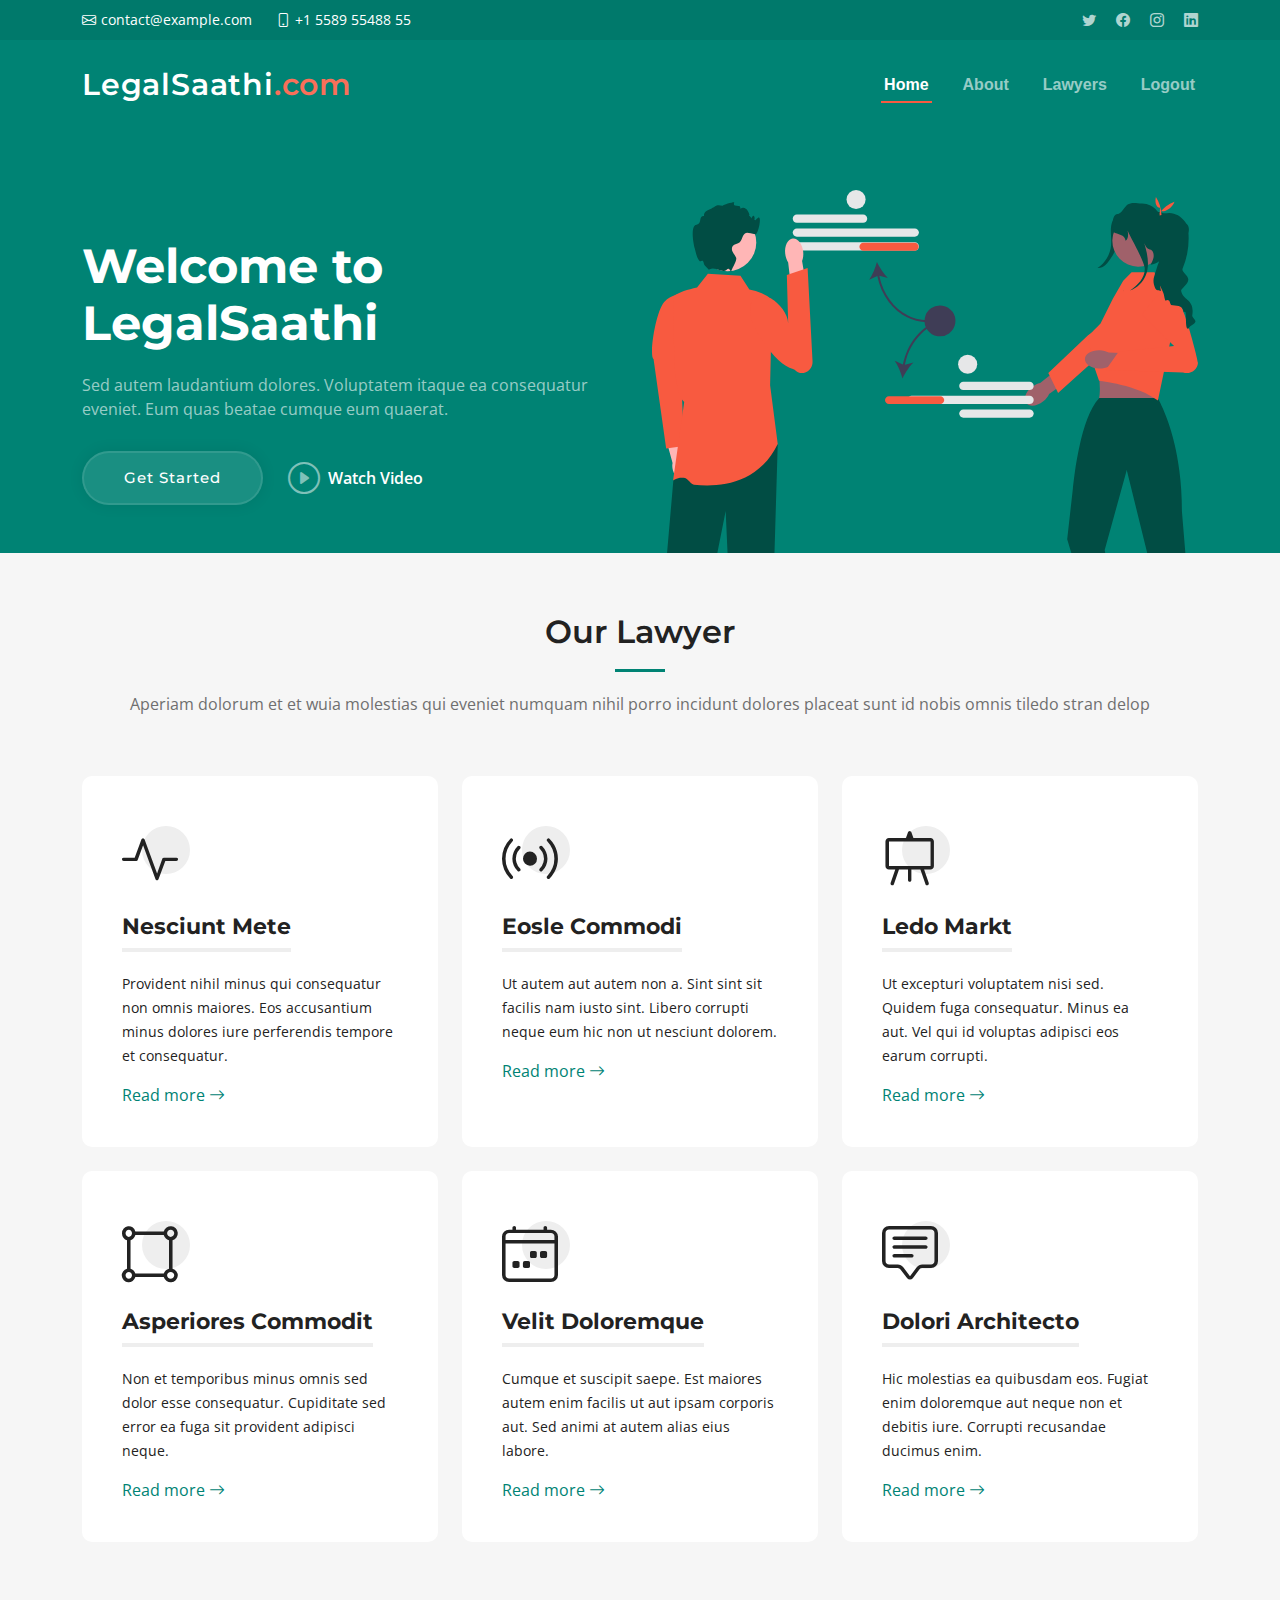
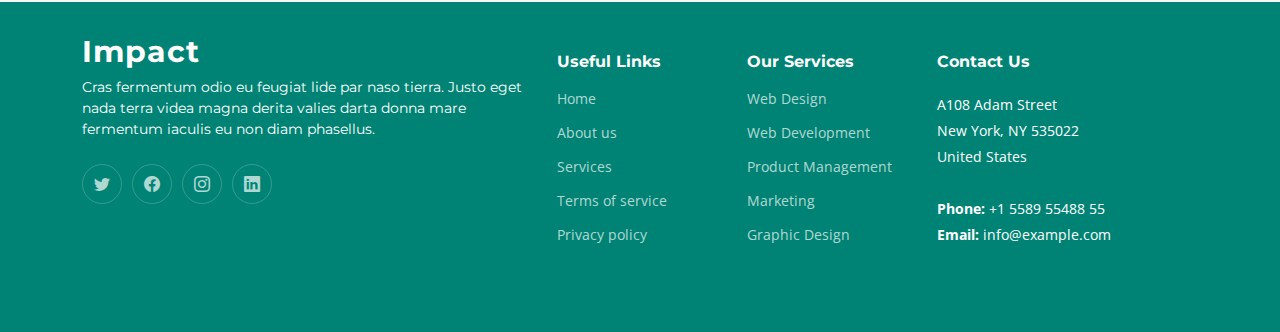
<file: clientHome.html>
<!DOCTYPE html>
<html lang="en">

<head>
  <meta charset="utf-8">
  <meta content="width=device-width, initial-scale=1.0" name="viewport">

  <title>Impact Bootstrap Template - Index</title>
  <meta content="" name="description">
  <meta content="" name="keywords">

  <!-- Favicons -->
  <link href="assets/img/favicon.png" rel="icon">
  <link href="assets/img/apple-touch-icon.png" rel="apple-touch-icon">

  <!-- Google Fonts -->
  <link rel="preconnect" href="https://fonts.googleapis.com">
  <link rel="preconnect" href="https://fonts.gstatic.com" crossorigin>
  <link href="https://fonts.googleapis.com/css2?family=Open+Sans:ital,wght@0,300;0,400;0,500;0,600;0,700;1,300;1,400;1,600;1,700&family=Montserrat:ital,wght@0,300;0,400;0,500;0,600;0,700;1,300;1,400;1,500;1,600;1,700&family=Raleway:ital,wght@0,300;0,400;0,500;0,600;0,700;1,300;1,400;1,500;1,600;1,700&display=swap" rel="stylesheet">

  <!-- Vendor CSS Files -->
  <link href="assets/vendor/bootstrap/css/bootstrap.min.css" rel="stylesheet">
  <link href="assets/vendor/bootstrap-icons/bootstrap-icons.css" rel="stylesheet">
  <link href="assets/vendor/aos/aos.css" rel="stylesheet">
  <link href="assets/vendor/glightbox/css/glightbox.min.css" rel="stylesheet">
  <link href="assets/vendor/swiper/swiper-bundle.min.css" rel="stylesheet">

  <!-- Template Main CSS File -->
  <link href="assets/css/main.css" rel="stylesheet">

  <!-- =======================================================
  * Template Name: Impact
  * Updated: Jul 27 2023 with Bootstrap v5.3.1
  * Template URL: https://bootstrapmade.com/impact-bootstrap-business-website-template/
  * Author: BootstrapMade.com
  * License: https://bootstrapmade.com/license/
  ======================================================== -->
</head>

<body>

  <!-- ======= Header ======= -->
  <section id="topbar" class="topbar d-flex align-items-center">
    <div class="container d-flex justify-content-center justify-content-md-between">
      <div class="contact-info d-flex align-items-center">
        <i class="bi bi-envelope d-flex align-items-center"><a href="mailto:contact@example.com">contact@example.com</a></i>
        <i class="bi bi-phone d-flex align-items-center ms-4"><span>+1 5589 55488 55</span></i>
      </div>
      <div class="social-links d-none d-md-flex align-items-center">
        <a href="#" class="twitter"><i class="bi bi-twitter"></i></a>
        <a href="#" class="facebook"><i class="bi bi-facebook"></i></a>
        <a href="#" class="instagram"><i class="bi bi-instagram"></i></a>
        <a href="#" class="linkedin"><i class="bi bi-linkedin"></i></i></a>
      </div>
    </div>
  </section><!-- End Top Bar -->

  <header id="header" class="header d-flex align-items-center">

    <div class="container-fluid container-xl d-flex align-items-center justify-content-between">
      <a href="index.html" class="logo d-flex align-items-center">
        <!-- Uncomment the line below if you also wish to use an image logo -->
        <!-- <img src="assets/img/logo.png" alt=""> -->
        <h1>LegalSaathi<span>.com</span></h1>
      </a>
      <nav id="navbar" class="navbar">
        <ul>
          <li><a href="#hero">Home</a></li>
          <li><a href="#about">About</a></li>
          <li><a href="ClientLawyer.html">Lawyers</a></li>
          <li><a href="index.html">Logout</a></li>
          <!-- <li class="dropdown"><a href="#"><span>Register</span> <i class="bi bi-chevron-down dropdown-indicator"></i></a>
            <ul>
              <li><a href="register_client.html">Client</a></li>
              <li><a href="register_lawyer.html">Lawyer</a></li>
            </ul>
          </li>
          <li><a href="#contact">Contact</a></li> -->
        </ul>
      </nav><!-- .navbar -->

      <i class="mobile-nav-toggle mobile-nav-show bi bi-list"></i>
      <i class="mobile-nav-toggle mobile-nav-hide d-none bi bi-x"></i>

    </div>
  </header><!-- End Header -->
  <!-- End Header -->

  <!-- ======= Hero Section ======= -->
  <section id="hero" class="hero">
    <div class="container position-relative">
      <div class="row gy-5" data-aos="fade-in">
        <div class="col-lg-6 order-2 order-lg-1 d-flex flex-column justify-content-center text-center text-lg-start">
          <h2>Welcome to <span>LegalSaathi</span></h2>
          <p>Sed autem laudantium dolores. Voluptatem itaque ea consequatur eveniet. Eum quas beatae cumque eum quaerat.</p>
          <div class="d-flex justify-content-center justify-content-lg-start">
            <a href="#about" class="btn-get-started">Get Started</a>
            <a href="https://www.youtube.com/watch?v=LXb3EKWsInQ" class="glightbox btn-watch-video d-flex align-items-center"><i class="bi bi-play-circle"></i><span>Watch Video</span></a>
          </div>
        </div>
        <div class="col-lg-6 order-1 order-lg-2">
          <img src="assets/img/hero-img.svg" class="img-fluid" alt="" data-aos="zoom-out" data-aos-delay="100">
        </div>
      </div>
    </div>
    </div>
  </section>
  <!-- End Hero Section -->

  <main id="main">
    <!-- ======= Our Services Section ======= -->
    <section id="services" class="services sections-bg">
      <div class="container" data-aos="fade-up">

        <div class="section-header">
          <h2>Our Lawyer</h2>
          <p>Aperiam dolorum et et wuia molestias qui eveniet numquam nihil porro incidunt dolores placeat sunt id nobis omnis tiledo stran delop</p>
        </div>

        <div class="row gy-4" data-aos="fade-up" data-aos-delay="100">

          <div class="col-lg-4 col-md-6">
            <div class="service-item  position-relative">
              <div class="icon">
                <i class="bi bi-activity"></i>
              </div>
              <h3>Nesciunt Mete</h3>
              <p>Provident nihil minus qui consequatur non omnis maiores. Eos accusantium minus dolores iure perferendis tempore et consequatur.</p>
              <a href="#" class="readmore stretched-link">Read more <i class="bi bi-arrow-right"></i></a>
            </div>
          </div><!-- End Service Item -->

          <div class="col-lg-4 col-md-6">
            <div class="service-item position-relative">
              <div class="icon">
                <i class="bi bi-broadcast"></i>
              </div>
              <h3>Eosle Commodi</h3>
              <p>Ut autem aut autem non a. Sint sint sit facilis nam iusto sint. Libero corrupti neque eum hic non ut nesciunt dolorem.</p>
              <a href="#" class="readmore stretched-link">Read more <i class="bi bi-arrow-right"></i></a>
            </div>
          </div><!-- End Service Item -->

          <div class="col-lg-4 col-md-6">
            <div class="service-item position-relative">
              <div class="icon">
                <i class="bi bi-easel"></i>
              </div>
              <h3>Ledo Markt</h3>
              <p>Ut excepturi voluptatem nisi sed. Quidem fuga consequatur. Minus ea aut. Vel qui id voluptas adipisci eos earum corrupti.</p>
              <a href="#" class="readmore stretched-link">Read more <i class="bi bi-arrow-right"></i></a>
            </div>
          </div><!-- End Service Item -->

          <div class="col-lg-4 col-md-6">
            <div class="service-item position-relative">
              <div class="icon">
                <i class="bi bi-bounding-box-circles"></i>
              </div>
              <h3>Asperiores Commodit</h3>
              <p>Non et temporibus minus omnis sed dolor esse consequatur. Cupiditate sed error ea fuga sit provident adipisci neque.</p>
              <a href="#" class="readmore stretched-link">Read more <i class="bi bi-arrow-right"></i></a>
            </div>
          </div><!-- End Service Item -->

          <div class="col-lg-4 col-md-6">
            <div class="service-item position-relative">
              <div class="icon">
                <i class="bi bi-calendar4-week"></i>
              </div>
              <h3>Velit Doloremque</h3>
              <p>Cumque et suscipit saepe. Est maiores autem enim facilis ut aut ipsam corporis aut. Sed animi at autem alias eius labore.</p>
              <a href="#" class="readmore stretched-link">Read more <i class="bi bi-arrow-right"></i></a>
            </div>
          </div><!-- End Service Item -->

          <div class="col-lg-4 col-md-6">
            <div class="service-item position-relative">
              <div class="icon">
                <i class="bi bi-chat-square-text"></i>
              </div>
              <h3>Dolori Architecto</h3>
              <p>Hic molestias ea quibusdam eos. Fugiat enim doloremque aut neque non et debitis iure. Corrupti recusandae ducimus enim.</p>
              <a href="#" class="readmore stretched-link">Read more <i class="bi bi-arrow-right"></i></a>
            </div>
          </div><!-- End Service Item -->

        </div>

      </div>
    </section><!-- End Our Services Section -->

  </main><!-- End #main -->

  <!-- ======= Footer ======= -->
  <footer id="footer" class="footer">

    <div class="container">
      <div class="row gy-4">
        <div class="col-lg-5 col-md-12 footer-info">
          <a href="index.html" class="logo d-flex align-items-center">
            <span>Impact</span>
          </a>
          <p>Cras fermentum odio eu feugiat lide par naso tierra. Justo eget nada terra videa magna derita valies darta donna mare fermentum iaculis eu non diam phasellus.</p>
          <div class="social-links d-flex mt-4">
            <a href="#" class="twitter"><i class="bi bi-twitter"></i></a>
            <a href="#" class="facebook"><i class="bi bi-facebook"></i></a>
            <a href="#" class="instagram"><i class="bi bi-instagram"></i></a>
            <a href="#" class="linkedin"><i class="bi bi-linkedin"></i></a>
          </div>
        </div>

        <div class="col-lg-2 col-6 footer-links">
          <h4>Useful Links</h4>
          <ul>
            <li><a href="#">Home</a></li>
            <li><a href="#">About us</a></li>
            <li><a href="#">Services</a></li>
            <li><a href="#">Terms of service</a></li>
            <li><a href="#">Privacy policy</a></li>
          </ul>
        </div>

        <div class="col-lg-2 col-6 footer-links">
          <h4>Our Services</h4>
          <ul>
            <li><a href="#">Web Design</a></li>
            <li><a href="#">Web Development</a></li>
            <li><a href="#">Product Management</a></li>
            <li><a href="#">Marketing</a></li>
            <li><a href="#">Graphic Design</a></li>
          </ul>
        </div>

        <div class="col-lg-3 col-md-12 footer-contact text-center text-md-start">
          <h4>Contact Us</h4>
          <p>
            A108 Adam Street <br>
            New York, NY 535022<br>
            United States <br><br>
            <strong>Phone:</strong> +1 5589 55488 55<br>
            <strong>Email:</strong> info@example.com<br>
          </p>

        </div>

      </div>
    </div>


  </footer><!-- End Footer -->
  <!-- End Footer -->

  <a href="#" class="scroll-top d-flex align-items-center justify-content-center"><i class="bi bi-arrow-up-short"></i></a>

  <div id="preloader"></div>

  <!-- Vendor JS Files -->
  <script src="assets/vendor/bootstrap/js/bootstrap.bundle.min.js"></script>
  <script src="assets/vendor/aos/aos.js"></script>
  <script src="assets/vendor/glightbox/js/glightbox.min.js"></script>
  <script src="assets/vendor/purecounter/purecounter_vanilla.js"></script>
  <script src="assets/vendor/swiper/swiper-bundle.min.js"></script>
  <script src="assets/vendor/isotope-layout/isotope.pkgd.min.js"></script>
  <script src="assets/vendor/php-email-form/validate.js"></script>

  <!-- Template Main JS File -->
  <script src="assets/js/main.js"></script>

</body>

</html>
</file>
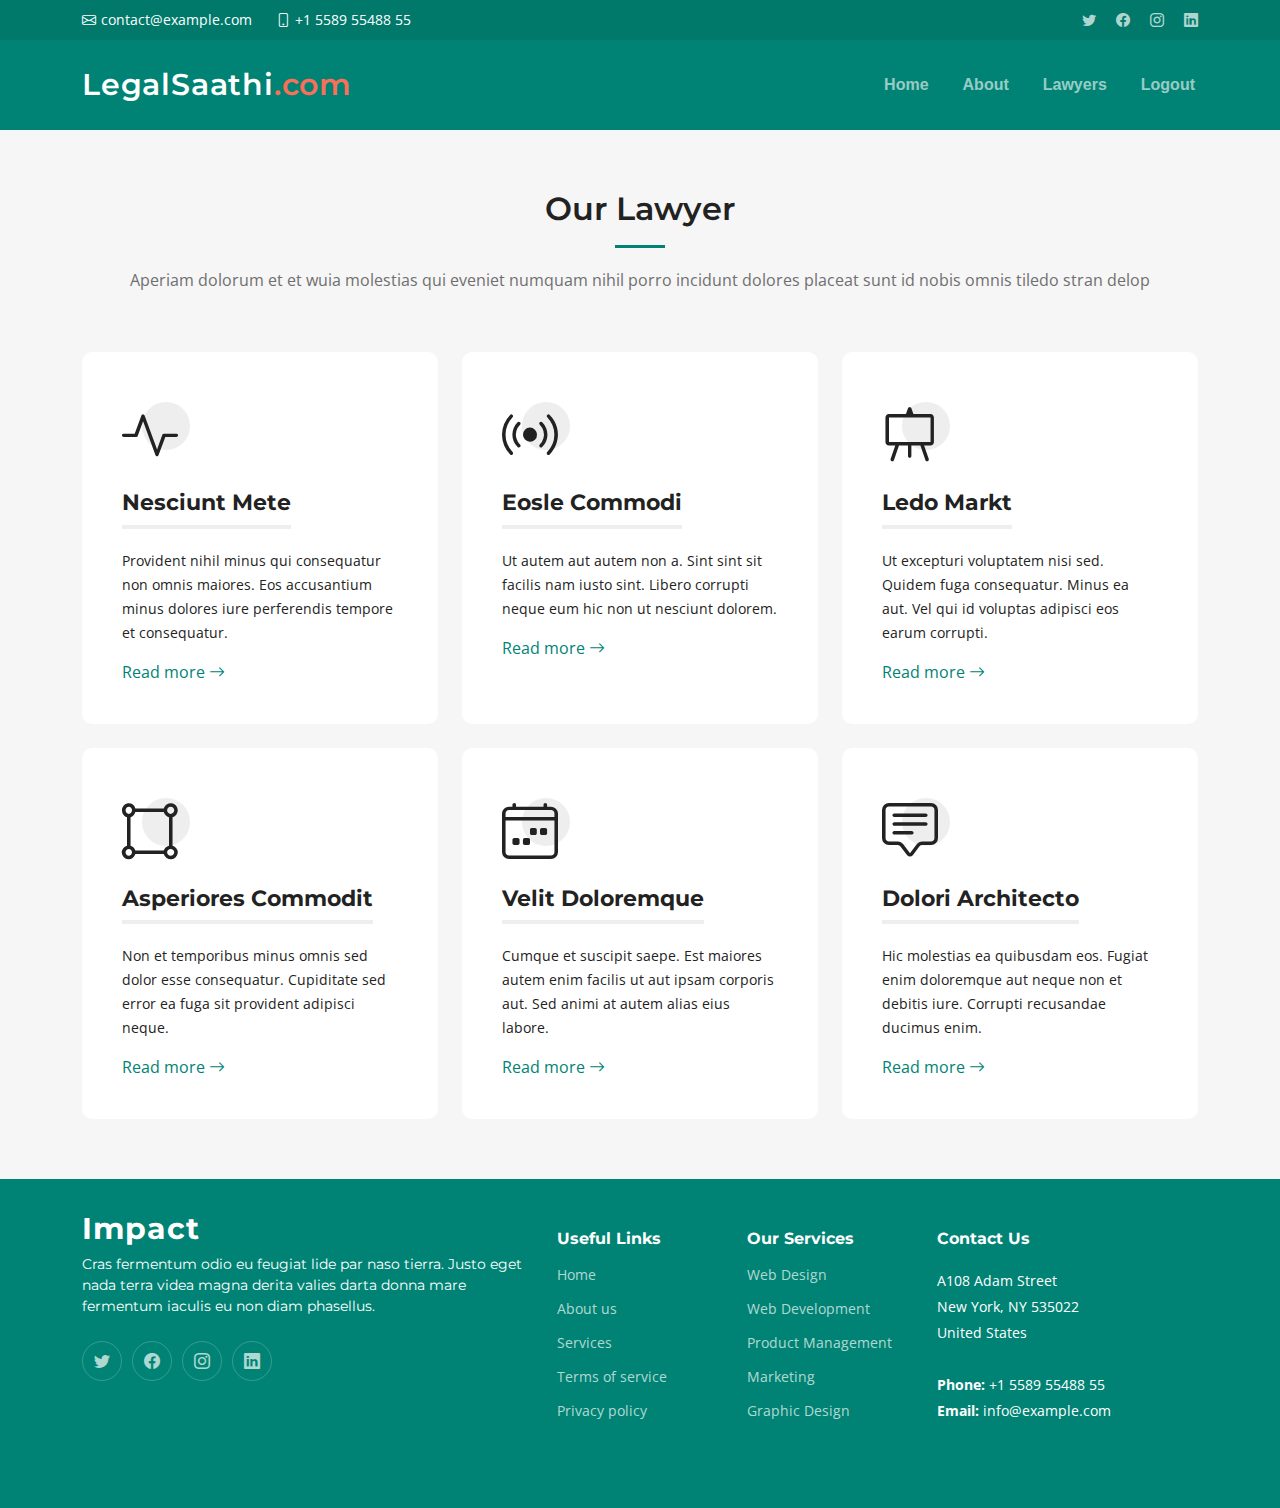
<file: ClientLawyer.html>
<!DOCTYPE html>
<html lang="en">

<head>
  <meta charset="utf-8">
  <meta content="width=device-width, initial-scale=1.0" name="viewport">

  <title>Impact Bootstrap Template - Index</title>
  <meta content="" name="description">
  <meta content="" name="keywords">

  <!-- Favicons -->
  <link href="assets/img/favicon.png" rel="icon">
  <link href="assets/img/apple-touch-icon.png" rel="apple-touch-icon">

  <!-- Google Fonts -->
  <link rel="preconnect" href="https://fonts.googleapis.com">
  <link rel="preconnect" href="https://fonts.gstatic.com" crossorigin>
  <link href="https://fonts.googleapis.com/css2?family=Open+Sans:ital,wght@0,300;0,400;0,500;0,600;0,700;1,300;1,400;1,600;1,700&family=Montserrat:ital,wght@0,300;0,400;0,500;0,600;0,700;1,300;1,400;1,500;1,600;1,700&family=Raleway:ital,wght@0,300;0,400;0,500;0,600;0,700;1,300;1,400;1,500;1,600;1,700&display=swap" rel="stylesheet">

  <!-- Vendor CSS Files -->
  <link href="assets/vendor/bootstrap/css/bootstrap.min.css" rel="stylesheet">
  <link href="assets/vendor/bootstrap-icons/bootstrap-icons.css" rel="stylesheet">
  <link href="assets/vendor/aos/aos.css" rel="stylesheet">
  <link href="assets/vendor/glightbox/css/glightbox.min.css" rel="stylesheet">
  <link href="assets/vendor/swiper/swiper-bundle.min.css" rel="stylesheet">

  <!-- Template Main CSS File -->
  <link href="assets/css/main.css" rel="stylesheet">

  <!-- =======================================================
  * Template Name: Impact
  * Updated: Jul 27 2023 with Bootstrap v5.3.1
  * Template URL: https://bootstrapmade.com/impact-bootstrap-business-website-template/
  * Author: BootstrapMade.com
  * License: https://bootstrapmade.com/license/
  ======================================================== -->
</head>

<body>

  <!-- ======= Header ======= -->
  <section id="topbar" class="topbar d-flex align-items-center">
    <div class="container d-flex justify-content-center justify-content-md-between">
      <div class="contact-info d-flex align-items-center">
        <i class="bi bi-envelope d-flex align-items-center"><a href="mailto:contact@example.com">contact@example.com</a></i>
        <i class="bi bi-phone d-flex align-items-center ms-4"><span>+1 5589 55488 55</span></i>
      </div>
      <div class="social-links d-none d-md-flex align-items-center">
        <a href="#" class="twitter"><i class="bi bi-twitter"></i></a>
        <a href="#" class="facebook"><i class="bi bi-facebook"></i></a>
        <a href="#" class="instagram"><i class="bi bi-instagram"></i></a>
        <a href="#" class="linkedin"><i class="bi bi-linkedin"></i></i></a>
      </div>
    </div>
  </section><!-- End Top Bar -->

  <header id="header" class="header d-flex align-items-center">

    <div class="container-fluid container-xl d-flex align-items-center justify-content-between">
      <a href="index.html" class="logo d-flex align-items-center">
        <!-- Uncomment the line below if you also wish to use an image logo -->
        <!-- <img src="assets/img/logo.png" alt=""> -->
        <h1>LegalSaathi<span>.com</span></h1>
      </a>
      <nav id="navbar" class="navbar">
        <ul>
          <li><a href="#hero">Home</a></li>
          <li><a href="#about">About</a></li>
          <li><a href="ClientLawyer.html">Lawyers</a></li>
          <li><a href="index.html">Logout</a></li>
          <!-- <li class="dropdown"><a href="#"><span>Register</span> <i class="bi bi-chevron-down dropdown-indicator"></i></a>
            <ul>
              <li><a href="register_client.html">Client</a></li>
              <li><a href="register_lawyer.html">Lawyer</a></li>
            </ul>
          </li>
          <li><a href="#contact">Contact</a></li> -->
        </ul>
      </nav><!-- .navbar -->

      <i class="mobile-nav-toggle mobile-nav-show bi bi-list"></i>
      <i class="mobile-nav-toggle mobile-nav-hide d-none bi bi-x"></i>

    </div>
  </header><!-- End Header -->
  <!-- End Header -->

  <main id="main">
    <!-- ======= Our Services Section ======= -->
    <section id="services" class="services sections-bg">
      <div class="container" data-aos="fade-up">

        <div class="section-header">
          <h2>Our Lawyer</h2>
          <p>Aperiam dolorum et et wuia molestias qui eveniet numquam nihil porro incidunt dolores placeat sunt id nobis omnis tiledo stran delop</p>
        </div>

        <div class="row gy-4" data-aos="fade-up" data-aos-delay="100">

          <div class="col-lg-4 col-md-6">
            <div class="service-item  position-relative">
              <div class="icon">
                <i class="bi bi-activity"></i>
              </div>
              <h3>Nesciunt Mete</h3>
              <p>Provident nihil minus qui consequatur non omnis maiores. Eos accusantium minus dolores iure perferendis tempore et consequatur.</p>
              <a href="lawyerDetails.html" class="readmore stretched-link">Read more <i class="bi bi-arrow-right"></i></a>
            </div>
          </div><!-- End Service Item -->

          <div class="col-lg-4 col-md-6">
            <div class="service-item position-relative">
              <div class="icon">
                <i class="bi bi-broadcast"></i>
              </div>
              <h3>Eosle Commodi</h3>
              <p>Ut autem aut autem non a. Sint sint sit facilis nam iusto sint. Libero corrupti neque eum hic non ut nesciunt dolorem.</p>
              <a href="lawyerDetails.html" class="readmore stretched-link">Read more <i class="bi bi-arrow-right"></i></a>
            </div>
          </div><!-- End Service Item -->

          <div class="col-lg-4 col-md-6">
            <div class="service-item position-relative">
              <div class="icon">
                <i class="bi bi-easel"></i>
              </div>
              <h3>Ledo Markt</h3>
              <p>Ut excepturi voluptatem nisi sed. Quidem fuga consequatur. Minus ea aut. Vel qui id voluptas adipisci eos earum corrupti.</p>
              <a href="lawyerDetails.html" class="readmore stretched-link">Read more <i class="bi bi-arrow-right"></i></a>
            </div>
          </div><!-- End Service Item -->

          <div class="col-lg-4 col-md-6">
            <div class="service-item position-relative">
              <div class="icon">
                <i class="bi bi-bounding-box-circles"></i>
              </div>
              <h3>Asperiores Commodit</h3>
              <p>Non et temporibus minus omnis sed dolor esse consequatur. Cupiditate sed error ea fuga sit provident adipisci neque.</p>
              <a href="lawyerDetails.html" class="readmore stretched-link">Read more <i class="bi bi-arrow-right"></i></a>
            </div>
          </div><!-- End Service Item -->

          <div class="col-lg-4 col-md-6">
            <div class="service-item position-relative">
              <div class="icon">
                <i class="bi bi-calendar4-week"></i>
              </div>
              <h3>Velit Doloremque</h3>
              <p>Cumque et suscipit saepe. Est maiores autem enim facilis ut aut ipsam corporis aut. Sed animi at autem alias eius labore.</p>
              <a href="lawyerDetails.html" class="readmore stretched-link">Read more <i class="bi bi-arrow-right"></i></a>
            </div>
          </div><!-- End Service Item -->

          <div class="col-lg-4 col-md-6">
            <div class="service-item position-relative">
              <div class="icon">
                <i class="bi bi-chat-square-text"></i>
              </div>
              <h3>Dolori Architecto</h3>
              <p>Hic molestias ea quibusdam eos. Fugiat enim doloremque aut neque non et debitis iure. Corrupti recusandae ducimus enim.</p>
              <a href="lawyerDetails.html" class="readmore stretched-link">Read more <i class="bi bi-arrow-right"></i></a>
            </div>
          </div><!-- End Service Item -->

        </div>

      </div>
    </section><!-- End Our Services Section -->

  </main><!-- End #main -->

  <!-- ======= Footer ======= -->
  <footer id="footer" class="footer">

    <div class="container">
      <div class="row gy-4">
        <div class="col-lg-5 col-md-12 footer-info">
          <a href="index.html" class="logo d-flex align-items-center">
            <span>Impact</span>
          </a>
          <p>Cras fermentum odio eu feugiat lide par naso tierra. Justo eget nada terra videa magna derita valies darta donna mare fermentum iaculis eu non diam phasellus.</p>
          <div class="social-links d-flex mt-4">
            <a href="#" class="twitter"><i class="bi bi-twitter"></i></a>
            <a href="#" class="facebook"><i class="bi bi-facebook"></i></a>
            <a href="#" class="instagram"><i class="bi bi-instagram"></i></a>
            <a href="#" class="linkedin"><i class="bi bi-linkedin"></i></a>
          </div>
        </div>

        <div class="col-lg-2 col-6 footer-links">
          <h4>Useful Links</h4>
          <ul>
            <li><a href="#">Home</a></li>
            <li><a href="#">About us</a></li>
            <li><a href="#">Services</a></li>
            <li><a href="#">Terms of service</a></li>
            <li><a href="#">Privacy policy</a></li>
          </ul>
        </div>

        <div class="col-lg-2 col-6 footer-links">
          <h4>Our Services</h4>
          <ul>
            <li><a href="#">Web Design</a></li>
            <li><a href="#">Web Development</a></li>
            <li><a href="#">Product Management</a></li>
            <li><a href="#">Marketing</a></li>
            <li><a href="#">Graphic Design</a></li>
          </ul>
        </div>

        <div class="col-lg-3 col-md-12 footer-contact text-center text-md-start">
          <h4>Contact Us</h4>
          <p>
            A108 Adam Street <br>
            New York, NY 535022<br>
            United States <br><br>
            <strong>Phone:</strong> +1 5589 55488 55<br>
            <strong>Email:</strong> info@example.com<br>
          </p>

        </div>

      </div>
    </div>


  </footer><!-- End Footer -->
  <!-- End Footer -->

  <a href="#" class="scroll-top d-flex align-items-center justify-content-center"><i class="bi bi-arrow-up-short"></i></a>

  <div id="preloader"></div>

  <!-- Vendor JS Files -->
  <script src="assets/vendor/bootstrap/js/bootstrap.bundle.min.js"></script>
  <script src="assets/vendor/aos/aos.js"></script>
  <script src="assets/vendor/glightbox/js/glightbox.min.js"></script>
  <script src="assets/vendor/purecounter/purecounter_vanilla.js"></script>
  <script src="assets/vendor/swiper/swiper-bundle.min.js"></script>
  <script src="assets/vendor/isotope-layout/isotope.pkgd.min.js"></script>
  <script src="assets/vendor/php-email-form/validate.js"></script>

  <!-- Template Main JS File -->
  <script src="assets/js/main.js"></script>

</body>

</html>
</file>
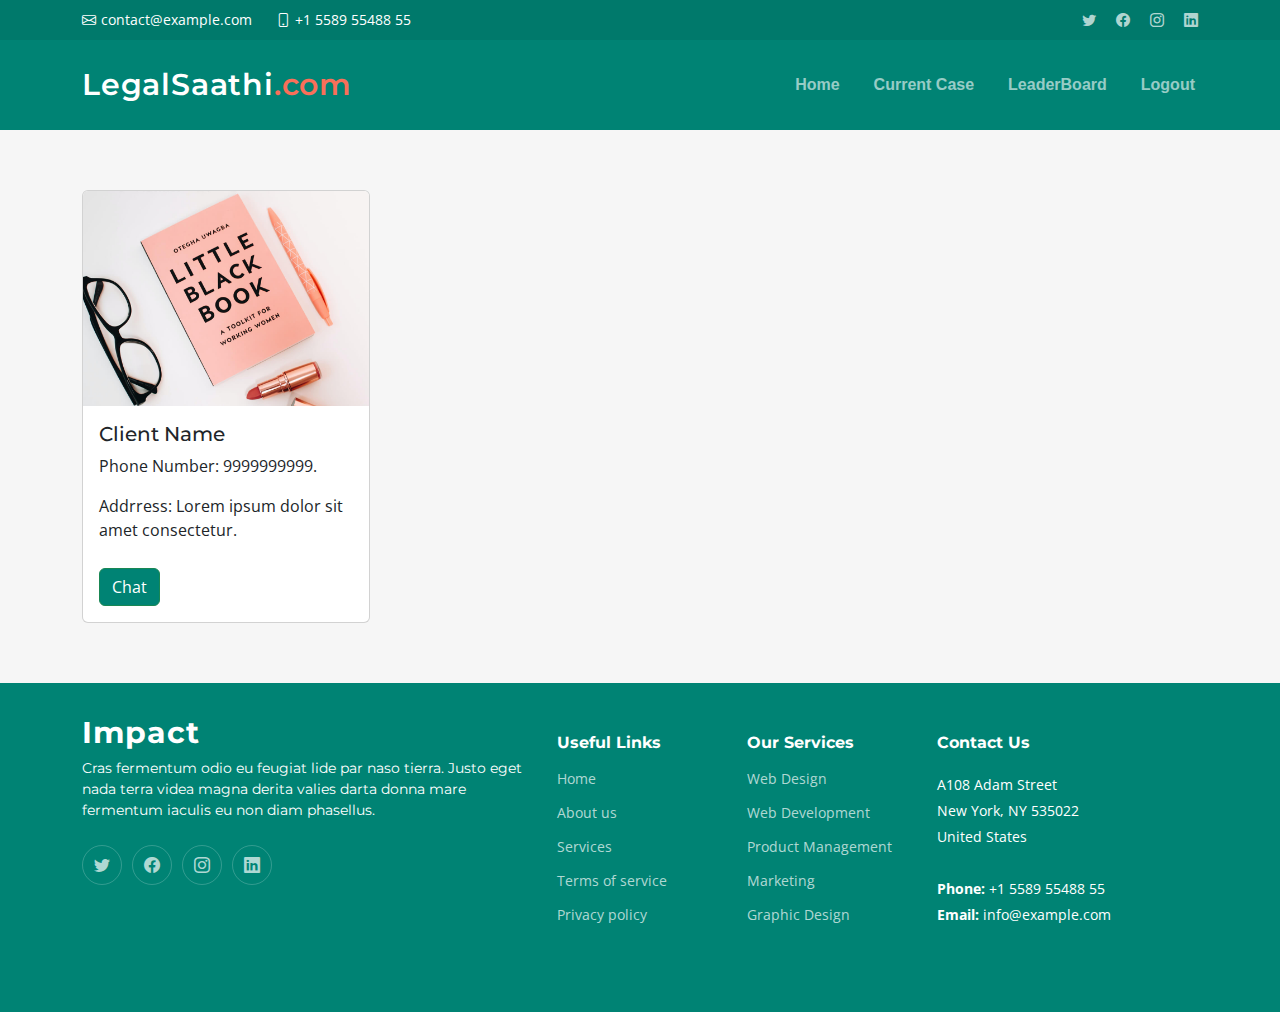
<file: currentcase.html>
<!DOCTYPE html>
<html lang="en">

<head>
  <meta charset="utf-8">
  <meta content="width=device-width, initial-scale=1.0" name="viewport">

  <title>Impact Bootstrap Template - Index</title>
  <meta content="" name="description">
  <meta content="" name="keywords">

  <!-- Favicons -->
  <link href="assets/img/favicon.png" rel="icon">
  <link href="assets/img/apple-touch-icon.png" rel="apple-touch-icon">

  <!-- Google Fonts -->
  <link rel="preconnect" href="https://fonts.googleapis.com">
  <link rel="preconnect" href="https://fonts.gstatic.com" crossorigin>
  <link href="https://fonts.googleapis.com/css2?family=Open+Sans:ital,wght@0,300;0,400;0,500;0,600;0,700;1,300;1,400;1,600;1,700&family=Montserrat:ital,wght@0,300;0,400;0,500;0,600;0,700;1,300;1,400;1,500;1,600;1,700&family=Raleway:ital,wght@0,300;0,400;0,500;0,600;0,700;1,300;1,400;1,500;1,600;1,700&display=swap" rel="stylesheet">

  <!-- Vendor CSS Files -->
  <link href="assets/vendor/bootstrap/css/bootstrap.min.css" rel="stylesheet">
  <link href="assets/vendor/bootstrap-icons/bootstrap-icons.css" rel="stylesheet">
  <link href="assets/vendor/aos/aos.css" rel="stylesheet">
  <link href="assets/vendor/glightbox/css/glightbox.min.css" rel="stylesheet">
  <link href="assets/vendor/swiper/swiper-bundle.min.css" rel="stylesheet">

  <!-- Template Main CSS File -->
  <link href="assets/css/main.css" rel="stylesheet">
  <style>
    .section-header span{
        color:rgb(36, 36, 36);
    }
    .section-header p{
        margin-top: 15px;
    }
    .btn{
        margin-top: 10px;
        width: 10%;
    }
  </style>
</head>

<body>

  <!-- ======= Header ======= -->
  <section id="topbar" class="topbar d-flex align-items-center">
    <div class="container d-flex justify-content-center justify-content-md-between">
      <div class="contact-info d-flex align-items-center">
        <i class="bi bi-envelope d-flex align-items-center"><a href="mailto:contact@example.com">contact@example.com</a></i>
        <i class="bi bi-phone d-flex align-items-center ms-4"><span>+1 5589 55488 55</span></i>
      </div>
      <div class="social-links d-none d-md-flex align-items-center">
        <a href="#" class="twitter"><i class="bi bi-twitter"></i></a>
        <a href="#" class="facebook"><i class="bi bi-facebook"></i></a>
        <a href="#" class="instagram"><i class="bi bi-instagram"></i></a>
        <a href="#" class="linkedin"><i class="bi bi-linkedin"></i></i></a>
      </div>
    </div>
  </section><!-- End Top Bar -->

  <header id="header" class="header d-flex align-items-center">

    <div class="container-fluid container-xl d-flex align-items-center justify-content-between">
      <a href="index.html" class="logo d-flex align-items-center">
        <!-- Uncomment the line below if you also wish to use an image logo -->
        <!-- <img src="assets/img/logo.png" alt=""> -->
        <h1>LegalSaathi<span>.com</span></h1>
      </a>
      <nav id="navbar" class="navbar">
        <ul>
          <li><a href="profile.html">Home</a></li>
          <li><a href="currentcase.html">Current Case</a></li>
          <li><a href="leaderBoard.html">LeaderBoard</a></li>
          <li><a href="index.html">Logout</a></li>
        </ul>
      </nav><!-- .navbar -->

      <i class="mobile-nav-toggle mobile-nav-show bi bi-list"></i>
      <i class="mobile-nav-toggle mobile-nav-hide d-none bi bi-x"></i>

    </div>
  </header><!-- End Header -->
  <!-- End Header -->

  <main id="main">
    <section id="services" class="services sections-bg">
      <div class="container" data-aos="fade-up">

        <div class="card" style="width: 18rem;">
          <img class="card-img-top" src="assets/img/portfolio/books-2.jpg" alt="Card image cap">
          <div class="card-body">
            <h5 class="card-title">Client Name</h5>
            <p class="card-text">Phone Number: 9999999999.</p>
            <p class="card-text">Addrress: Lorem ipsum dolor sit amet consectetur.</p>
            <button type="button" class="btn btn-success" style="background-color: #008374; width:auto;">Chat</button>
          </div>
        </div>
      </div>
    </section><!-- End Our Services Section -->

  </main><!-- End #main -->

  <!-- ======= Footer ======= -->
  <footer id="footer" class="footer">

    <div class="container">
      <div class="row gy-4">
        <div class="col-lg-5 col-md-12 footer-info">
          <a href="index.html" class="logo d-flex align-items-center">
            <span>Impact</span>
          </a>
          <p>Cras fermentum odio eu feugiat lide par naso tierra. Justo eget nada terra videa magna derita valies darta donna mare fermentum iaculis eu non diam phasellus.</p>
          <div class="social-links d-flex mt-4">
            <a href="#" class="twitter"><i class="bi bi-twitter"></i></a>
            <a href="#" class="facebook"><i class="bi bi-facebook"></i></a>
            <a href="#" class="instagram"><i class="bi bi-instagram"></i></a>
            <a href="#" class="linkedin"><i class="bi bi-linkedin"></i></a>
          </div>
        </div>

        <div class="col-lg-2 col-6 footer-links">
          <h4>Useful Links</h4>
          <ul>
            <li><a href="#">Home</a></li>
            <li><a href="#">About us</a></li>
            <li><a href="#">Services</a></li>
            <li><a href="#">Terms of service</a></li>
            <li><a href="#">Privacy policy</a></li>
          </ul>
        </div>

        <div class="col-lg-2 col-6 footer-links">
          <h4>Our Services</h4>
          <ul>
            <li><a href="#">Web Design</a></li>
            <li><a href="#">Web Development</a></li>
            <li><a href="#">Product Management</a></li>
            <li><a href="#">Marketing</a></li>
            <li><a href="#">Graphic Design</a></li>
          </ul>
        </div>

        <div class="col-lg-3 col-md-12 footer-contact text-center text-md-start">
          <h4>Contact Us</h4>
          <p>
            A108 Adam Street <br>
            New York, NY 535022<br>
            United States <br><br>
            <strong>Phone:</strong> +1 5589 55488 55<br>
            <strong>Email:</strong> info@example.com<br>
          </p>

        </div>

      </div>
    </div>


  </footer><!-- End Footer -->
  <!-- End Footer -->

  <a href="#" class="scroll-top d-flex align-items-center justify-content-center"><i class="bi bi-arrow-up-short"></i></a>

  <div id="preloader"></div>

  <!-- Vendor JS Files -->
  <script src="assets/vendor/bootstrap/js/bootstrap.bundle.min.js"></script>
  <script src="assets/vendor/aos/aos.js"></script>
  <script src="assets/vendor/glightbox/js/glightbox.min.js"></script>
  <script src="assets/vendor/purecounter/purecounter_vanilla.js"></script>
  <script src="assets/vendor/swiper/swiper-bundle.min.js"></script>
  <script src="assets/vendor/isotope-layout/isotope.pkgd.min.js"></script>
  <script src="assets/vendor/php-email-form/validate.js"></script>

  <!-- Template Main JS File -->
  <script src="assets/js/main.js"></script>

</body>

</html>
</file>
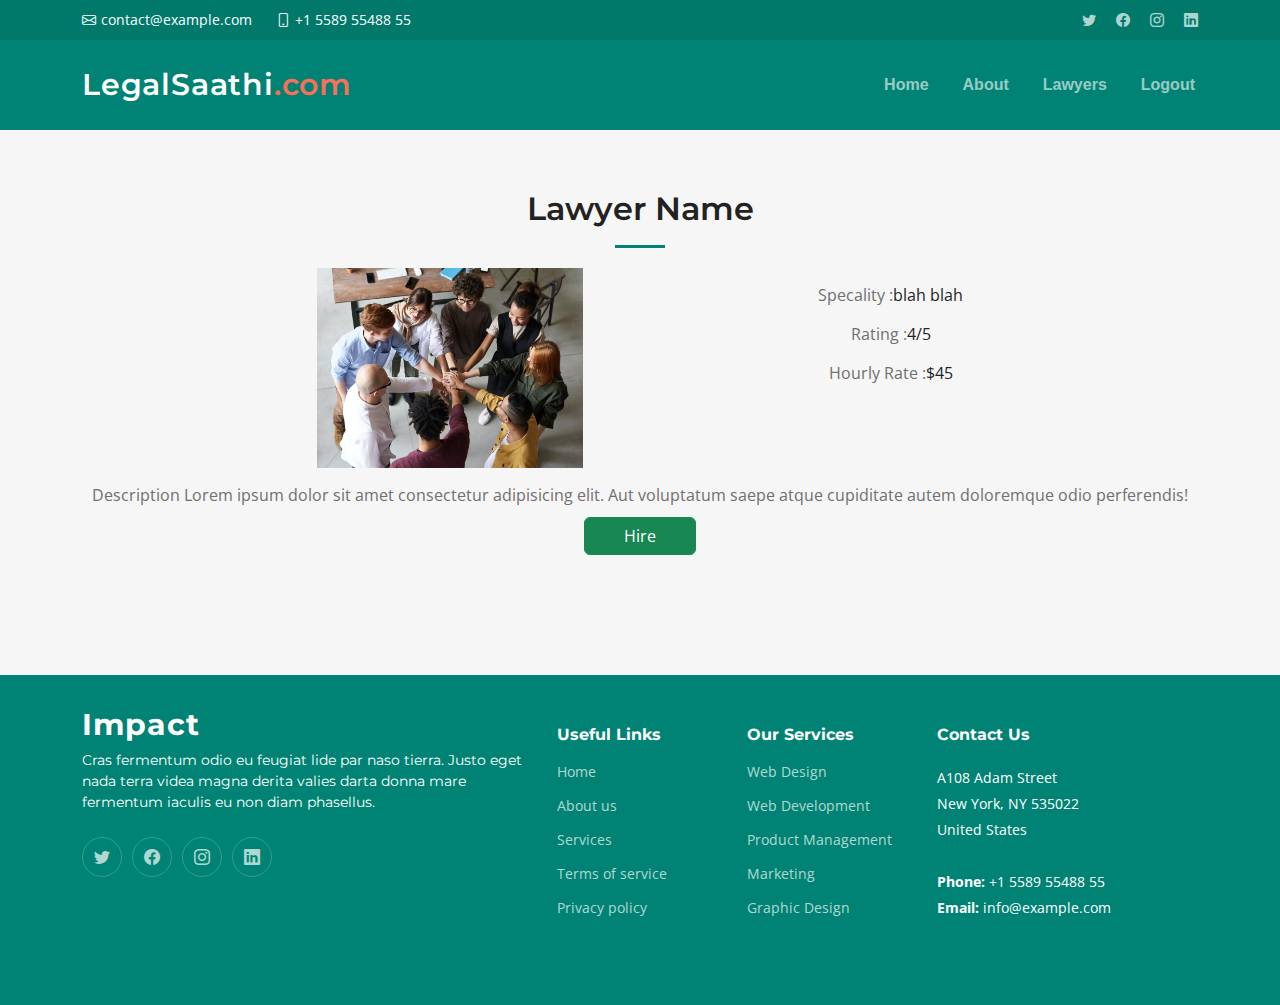
<file: lawyerDetails.html>
<!DOCTYPE html>
<html lang="en">

<head>
  <meta charset="utf-8">
  <meta content="width=device-width, initial-scale=1.0" name="viewport">

  <title>Impact Bootstrap Template - Index</title>
  <meta content="" name="description">
  <meta content="" name="keywords">

  <!-- Favicons -->
  <link href="assets/img/favicon.png" rel="icon">
  <link href="assets/img/apple-touch-icon.png" rel="apple-touch-icon">

  <!-- Google Fonts -->
  <link rel="preconnect" href="https://fonts.googleapis.com">
  <link rel="preconnect" href="https://fonts.gstatic.com" crossorigin>
  <link href="https://fonts.googleapis.com/css2?family=Open+Sans:ital,wght@0,300;0,400;0,500;0,600;0,700;1,300;1,400;1,600;1,700&family=Montserrat:ital,wght@0,300;0,400;0,500;0,600;0,700;1,300;1,400;1,500;1,600;1,700&family=Raleway:ital,wght@0,300;0,400;0,500;0,600;0,700;1,300;1,400;1,500;1,600;1,700&display=swap" rel="stylesheet">

  <!-- Vendor CSS Files -->
  <link href="assets/vendor/bootstrap/css/bootstrap.min.css" rel="stylesheet">
  <link href="assets/vendor/bootstrap-icons/bootstrap-icons.css" rel="stylesheet">
  <link href="assets/vendor/aos/aos.css" rel="stylesheet">
  <link href="assets/vendor/glightbox/css/glightbox.min.css" rel="stylesheet">
  <link href="assets/vendor/swiper/swiper-bundle.min.css" rel="stylesheet">

  <!-- Template Main CSS File -->
  <link href="assets/css/main.css" rel="stylesheet">
  <style>
    .section-header span{
        color:rgb(36, 36, 36);
    }
    .section-header p{
        margin-top: 15px;
    }
    .btn{
        margin-top: 10px;
        width: 10%;
    }
  </style>
</head>

<body>

  <!-- ======= Header ======= -->
  <section id="topbar" class="topbar d-flex align-items-center">
    <div class="container d-flex justify-content-center justify-content-md-between">
      <div class="contact-info d-flex align-items-center">
        <i class="bi bi-envelope d-flex align-items-center"><a href="mailto:contact@example.com">contact@example.com</a></i>
        <i class="bi bi-phone d-flex align-items-center ms-4"><span>+1 5589 55488 55</span></i>
      </div>
      <div class="social-links d-none d-md-flex align-items-center">
        <a href="#" class="twitter"><i class="bi bi-twitter"></i></a>
        <a href="#" class="facebook"><i class="bi bi-facebook"></i></a>
        <a href="#" class="instagram"><i class="bi bi-instagram"></i></a>
        <a href="#" class="linkedin"><i class="bi bi-linkedin"></i></i></a>
      </div>
    </div>
  </section><!-- End Top Bar -->

  <header id="header" class="header d-flex align-items-center">

    <div class="container-fluid container-xl d-flex align-items-center justify-content-between">
      <a href="index.html" class="logo d-flex align-items-center">
        <!-- Uncomment the line below if you also wish to use an image logo -->
        <!-- <img src="assets/img/logo.png" alt=""> -->
        <h1>LegalSaathi<span>.com</span></h1>
      </a>
      <nav id="navbar" class="navbar">
        <ul>
          <li><a href="#hero">Home</a></li>
          <li><a href="#about">About</a></li>
          <li><a href="ClientLawyer.html">Lawyers</a></li>
          <li><a href="index.html">Logout</a></li>
        </ul>
      </nav><!-- .navbar -->

      <i class="mobile-nav-toggle mobile-nav-show bi bi-list"></i>
      <i class="mobile-nav-toggle mobile-nav-hide d-none bi bi-x"></i>

    </div>
  </header><!-- End Header -->
  <!-- End Header -->

  <main id="main">
    <section id="services" class="services sections-bg">
      <div class="container" data-aos="fade-up">

        <div class="section-header">
          <h2>Lawyer Name</h2>
          <div class="profile" style="
          display: flex;
          justify-content: space-evenly;">
          <img src="assets/img/about-2.jpg" alt="" style="height: 200px;">
          <div class="s-details">
            <p>Specality :<span>blah blah</span></p>
          <p>Rating :<span>4/5</span></p>
          <p>Hourly Rate :<span>$45</span></p>
          </div>
        </div>
          <p>Description Lorem ipsum dolor sit amet consectetur adipisicing elit. Aut voluptatum saepe atque cupiditate autem doloremque odio perferendis!</p>
           <button type="button" class="btn btn-success">Hire</button>
        </div>
      </div>
    </section><!-- End Our Services Section -->

  </main><!-- End #main -->

  <!-- ======= Footer ======= -->
  <footer id="footer" class="footer">

    <div class="container">
      <div class="row gy-4">
        <div class="col-lg-5 col-md-12 footer-info">
          <a href="index.html" class="logo d-flex align-items-center">
            <span>Impact</span>
          </a>
          <p>Cras fermentum odio eu feugiat lide par naso tierra. Justo eget nada terra videa magna derita valies darta donna mare fermentum iaculis eu non diam phasellus.</p>
          <div class="social-links d-flex mt-4">
            <a href="#" class="twitter"><i class="bi bi-twitter"></i></a>
            <a href="#" class="facebook"><i class="bi bi-facebook"></i></a>
            <a href="#" class="instagram"><i class="bi bi-instagram"></i></a>
            <a href="#" class="linkedin"><i class="bi bi-linkedin"></i></a>
          </div>
        </div>

        <div class="col-lg-2 col-6 footer-links">
          <h4>Useful Links</h4>
          <ul>
            <li><a href="#">Home</a></li>
            <li><a href="#">About us</a></li>
            <li><a href="#">Services</a></li>
            <li><a href="#">Terms of service</a></li>
            <li><a href="#">Privacy policy</a></li>
          </ul>
        </div>

        <div class="col-lg-2 col-6 footer-links">
          <h4>Our Services</h4>
          <ul>
            <li><a href="#">Web Design</a></li>
            <li><a href="#">Web Development</a></li>
            <li><a href="#">Product Management</a></li>
            <li><a href="#">Marketing</a></li>
            <li><a href="#">Graphic Design</a></li>
          </ul>
        </div>

        <div class="col-lg-3 col-md-12 footer-contact text-center text-md-start">
          <h4>Contact Us</h4>
          <p>
            A108 Adam Street <br>
            New York, NY 535022<br>
            United States <br><br>
            <strong>Phone:</strong> +1 5589 55488 55<br>
            <strong>Email:</strong> info@example.com<br>
          </p>

        </div>

      </div>
    </div>


  </footer><!-- End Footer -->
  <!-- End Footer -->

  <a href="#" class="scroll-top d-flex align-items-center justify-content-center"><i class="bi bi-arrow-up-short"></i></a>

  <div id="preloader"></div>

  <!-- Vendor JS Files -->
  <script src="assets/vendor/bootstrap/js/bootstrap.bundle.min.js"></script>
  <script src="assets/vendor/aos/aos.js"></script>
  <script src="assets/vendor/glightbox/js/glightbox.min.js"></script>
  <script src="assets/vendor/purecounter/purecounter_vanilla.js"></script>
  <script src="assets/vendor/swiper/swiper-bundle.min.js"></script>
  <script src="assets/vendor/isotope-layout/isotope.pkgd.min.js"></script>
  <script src="assets/vendor/php-email-form/validate.js"></script>

  <!-- Template Main JS File -->
  <script src="assets/js/main.js"></script>

</body>

</html>
</file>
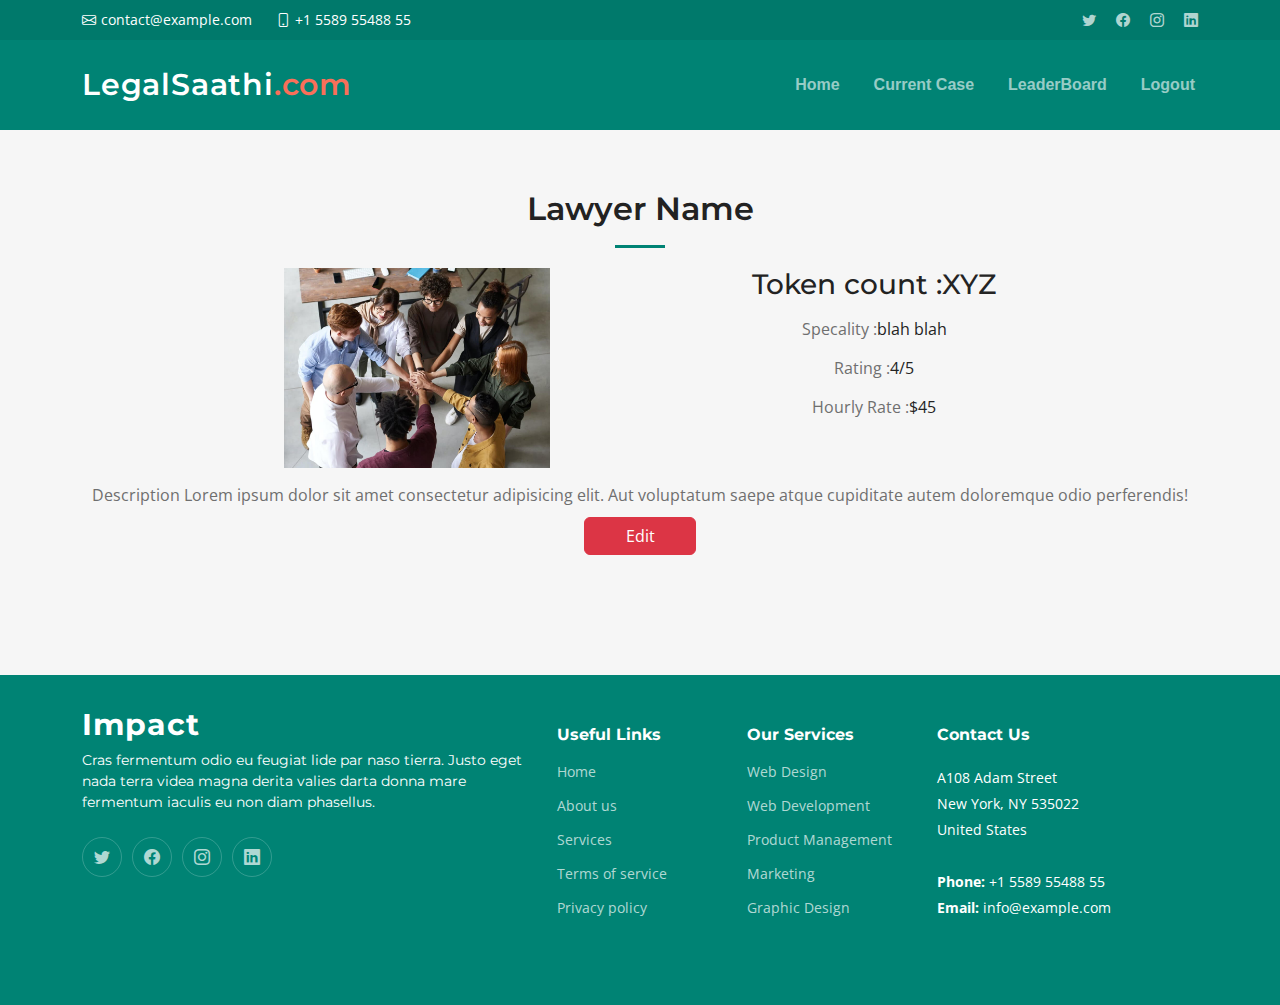
<file: profile.html>
<!DOCTYPE html>
<html lang="en">

<head>
  <meta charset="utf-8">
  <meta content="width=device-width, initial-scale=1.0" name="viewport">

  <title>Impact Bootstrap Template - Index</title>
  <meta content="" name="description">
  <meta content="" name="keywords">

  <!-- Favicons -->
  <link href="assets/img/favicon.png" rel="icon">
  <link href="assets/img/apple-touch-icon.png" rel="apple-touch-icon">

  <!-- Google Fonts -->
  <link rel="preconnect" href="https://fonts.googleapis.com">
  <link rel="preconnect" href="https://fonts.gstatic.com" crossorigin>
  <link href="https://fonts.googleapis.com/css2?family=Open+Sans:ital,wght@0,300;0,400;0,500;0,600;0,700;1,300;1,400;1,600;1,700&family=Montserrat:ital,wght@0,300;0,400;0,500;0,600;0,700;1,300;1,400;1,500;1,600;1,700&family=Raleway:ital,wght@0,300;0,400;0,500;0,600;0,700;1,300;1,400;1,500;1,600;1,700&display=swap" rel="stylesheet">

  <!-- Vendor CSS Files -->
  <link href="assets/vendor/bootstrap/css/bootstrap.min.css" rel="stylesheet">
  <link href="assets/vendor/bootstrap-icons/bootstrap-icons.css" rel="stylesheet">
  <link href="assets/vendor/aos/aos.css" rel="stylesheet">
  <link href="assets/vendor/glightbox/css/glightbox.min.css" rel="stylesheet">
  <link href="assets/vendor/swiper/swiper-bundle.min.css" rel="stylesheet">

  <!-- Template Main CSS File -->
  <link href="assets/css/main.css" rel="stylesheet">
  <style>
    .section-header span{
        color:rgb(36, 36, 36);
    }
    .section-header p{
        margin-top: 15px;
    }
    .btn{
        margin-top: 10px;
        width: 10%;
    }
  </style>
</head>

<body>

  <!-- ======= Header ======= -->
  <section id="topbar" class="topbar d-flex align-items-center">
    <div class="container d-flex justify-content-center justify-content-md-between">
      <div class="contact-info d-flex align-items-center">
        <i class="bi bi-envelope d-flex align-items-center"><a href="mailto:contact@example.com">contact@example.com</a></i>
        <i class="bi bi-phone d-flex align-items-center ms-4"><span>+1 5589 55488 55</span></i>
      </div>
      <div class="social-links d-none d-md-flex align-items-center">
        <a href="#" class="twitter"><i class="bi bi-twitter"></i></a>
        <a href="#" class="facebook"><i class="bi bi-facebook"></i></a>
        <a href="#" class="instagram"><i class="bi bi-instagram"></i></a>
        <a href="#" class="linkedin"><i class="bi bi-linkedin"></i></i></a>
      </div>
    </div>
  </section><!-- End Top Bar -->

  <header id="header" class="header d-flex align-items-center">

    <div class="container-fluid container-xl d-flex align-items-center justify-content-between">
      <a href="index.html" class="logo d-flex align-items-center">
        <h1>LegalSaathi<span>.com</span></h1>
      </a>
      <nav id="navbar" class="navbar">
        <ul>
          <li><a href="profile.html">Home</a></li>
          <li><a href="currentcase.html">Current Case</a></li>
          <li><a href="leaderBoard.html">LeaderBoard</a></li>
          <li><a href="index.html">Logout</a></li>
        </ul>
      </nav><!-- .navbar -->

      <i class="mobile-nav-toggle mobile-nav-show bi bi-list"></i>
      <i class="mobile-nav-toggle mobile-nav-hide d-none bi bi-x"></i>

    </div>
  </header><!-- End Header -->
  <!-- End Header -->

  <main id="main">
    <section id="services" class="services sections-bg">
      <div class="container" data-aos="fade-up">

        <div class="section-header">
          <h2>Lawyer Name</h2>
          <div class="profile" style="
          display: flex;
          justify-content: space-evenly;">
          <img src="assets/img/about-2.jpg" alt="" style="height: 200px;">
          <div class="s-details">
            <h3>Token count :<span>XYZ</span></h2>
            <p>Specality :<span>blah blah</span></p>
          <p>Rating :<span>4/5</span></p>
          <p>Hourly Rate :<span>$45</span></p>
          </div>
        </div>
          
          <p>Description Lorem ipsum dolor sit amet consectetur adipisicing elit. Aut voluptatum saepe atque cupiditate autem doloremque odio perferendis!</p>
          
          <button type="button" class="btn btn-danger">Edit</button>
        </div>
      </div>
    </section><!-- End Our Services Section -->

  </main><!-- End #main -->

  <!-- ======= Footer ======= -->
  <footer id="footer" class="footer">

    <div class="container">
      <div class="row gy-4">
        <div class="col-lg-5 col-md-12 footer-info">
          <a href="index.html" class="logo d-flex align-items-center">
            <span>Impact</span>
          </a>
          <p>Cras fermentum odio eu feugiat lide par naso tierra. Justo eget nada terra videa magna derita valies darta donna mare fermentum iaculis eu non diam phasellus.</p>
          <div class="social-links d-flex mt-4">
            <a href="#" class="twitter"><i class="bi bi-twitter"></i></a>
            <a href="#" class="facebook"><i class="bi bi-facebook"></i></a>
            <a href="#" class="instagram"><i class="bi bi-instagram"></i></a>
            <a href="#" class="linkedin"><i class="bi bi-linkedin"></i></a>
          </div>
        </div>

        <div class="col-lg-2 col-6 footer-links">
          <h4>Useful Links</h4>
          <ul>
            <li><a href="#">Home</a></li>
            <li><a href="#">About us</a></li>
            <li><a href="#">Services</a></li>
            <li><a href="#">Terms of service</a></li>
            <li><a href="#">Privacy policy</a></li>
          </ul>
        </div>

        <div class="col-lg-2 col-6 footer-links">
          <h4>Our Services</h4>
          <ul>
            <li><a href="#">Web Design</a></li>
            <li><a href="#">Web Development</a></li>
            <li><a href="#">Product Management</a></li>
            <li><a href="#">Marketing</a></li>
            <li><a href="#">Graphic Design</a></li>
          </ul>
        </div>

        <div class="col-lg-3 col-md-12 footer-contact text-center text-md-start">
          <h4>Contact Us</h4>
          <p>
            A108 Adam Street <br>
            New York, NY 535022<br>
            United States <br><br>
            <strong>Phone:</strong> +1 5589 55488 55<br>
            <strong>Email:</strong> info@example.com<br>
          </p>

        </div>

      </div>
    </div>


  </footer><!-- End Footer -->
  <!-- End Footer -->

  <a href="#" class="scroll-top d-flex align-items-center justify-content-center"><i class="bi bi-arrow-up-short"></i></a>

  <div id="preloader"></div>

  <!-- Vendor JS Files -->
  <script src="assets/vendor/bootstrap/js/bootstrap.bundle.min.js"></script>
  <script src="assets/vendor/aos/aos.js"></script>
  <script src="assets/vendor/glightbox/js/glightbox.min.js"></script>
  <script src="assets/vendor/purecounter/purecounter_vanilla.js"></script>
  <script src="assets/vendor/swiper/swiper-bundle.min.js"></script>
  <script src="assets/vendor/isotope-layout/isotope.pkgd.min.js"></script>
  <script src="assets/vendor/php-email-form/validate.js"></script>

  <!-- Template Main JS File -->
  <script src="assets/js/main.js"></script>

</body>

</html>
</file>
<file: assets/css/main.css>
/**
* Template Name: Impact
* Updated: Jul 27 2023 with Bootstrap v5.3.1
* Template URL: https://bootstrapmade.com/impact-bootstrap-business-website-template/
* Author: BootstrapMade.com
* License: https://bootstrapmade.com/license/
*/

/*--------------------------------------------------------------
# Set main reusable colors and fonts using CSS variables
# Learn more about CSS variables at https://developer.mozilla.org/en-US/docs/Web/CSS/Using_CSS_custom_properties
--------------------------------------------------------------*/
/* Fonts */
:root {
  --font-default: "Open Sans", system-ui, -apple-system, "Segoe UI", Roboto, "Helvetica Neue", Arial, "Noto Sans", "Liberation Sans", sans-serif, "Apple Color Emoji", "Segoe UI Emoji", "Segoe UI Symbol", "Noto Color Emoji";
  --font-primary: "Montserrat", sans-serif;
  --font-secondary: "Poppins", sans-serif;
}

/* Colors */
:root {
  --color-default: #222222;
  --color-primary: #008374;
  --color-secondary: #f85a40;
}

/* Smooth scroll behavior */
:root {
  scroll-behavior: smooth;
}

/*--------------------------------------------------------------
# General
--------------------------------------------------------------*/
body {
  font-family: var(--font-default);
  color: var(--color-default);
}

a {
  color: var(--color-primary);
  text-decoration: none;
}

a:hover {
  color: #00b6a1;
  text-decoration: none;
}

h1,
h2,
h3,
h4,
h5,
h6 {
  font-family: var(--font-primary);
}

/*--------------------------------------------------------------
# Sections & Section Header
--------------------------------------------------------------*/
section {
  padding: 60px 0;
  overflow: hidden;
}

.sections-bg {
  background-color: #f6f6f6;
}

.section-header {
  text-align: center;
  padding-bottom: 60px;
}

.section-header h2 {
  font-size: 32px;
  font-weight: 600;
  margin-bottom: 20px;
  padding-bottom: 20px;
  position: relative;
}

.section-header h2:after {
  content: "";
  position: absolute;
  display: block;
  width: 50px;
  height: 3px;
  background: var(--color-primary);
  left: 0;
  right: 0;
  bottom: 0;
  margin: auto;
}

.section-header p {
  margin-bottom: 0;
  color: #6f6f6f;
}

/*--------------------------------------------------------------
# Breadcrumbs
--------------------------------------------------------------*/
.breadcrumbs .page-header {
  padding: 60px 0 60px 0;
  min-height: 20vh;
  position: relative;
  background-color: var(--color-primary);
}

.breadcrumbs .page-header h2 {
  font-size: 56px;
  font-weight: 500;
  color: #fff;
  font-family: var(--font-secondary);
}

.breadcrumbs .page-header p {
  color: rgba(255, 255, 255, 0.8);
}

.breadcrumbs nav {
  background-color: #f6f6f6;
  padding: 20px 0;
}

.breadcrumbs nav ol {
  display: flex;
  flex-wrap: wrap;
  list-style: none;
  margin: 0;
  padding: 0;
  font-size: 16px;
  font-weight: 600;
  color: var(--color-default);
}

.breadcrumbs nav ol a {
  color: var(--color-primary);
  transition: 0.3s;
}

.breadcrumbs nav ol a:hover {
  text-decoration: underline;
}

.breadcrumbs nav ol li+li {
  padding-left: 10px;
}

.breadcrumbs nav ol li+li::before {
  display: inline-block;
  padding-right: 10px;
  color: var(--color-secondary);
  content: "/";
}

/*--------------------------------------------------------------
# Scroll top button
--------------------------------------------------------------*/
.scroll-top {
  position: fixed;
  visibility: hidden;
  opacity: 0;
  right: 15px;
  bottom: -15px;
  z-index: 99999;
  background: var(--color-secondary);
  width: 44px;
  height: 44px;
  border-radius: 50px;
  transition: all 0.4s;
}

.scroll-top i {
  font-size: 24px;
  color: #fff;
  line-height: 0;
}

.scroll-top:hover {
  background: rgba(248, 90, 64, 0.8);
  color: #fff;
}

.scroll-top.active {
  visibility: visible;
  opacity: 1;
  bottom: 15px;
}

/*--------------------------------------------------------------
# Preloader
--------------------------------------------------------------*/
#preloader {
  position: fixed;
  inset: 0;
  z-index: 999999;
  overflow: hidden;
  background: #fff;
  transition: all 0.6s ease-out;
}

#preloader:before {
  content: "";
  position: fixed;
  top: calc(50% - 30px);
  left: calc(50% - 30px);
  border: 6px solid #fff;
  border-color: var(--color-primary) transparent var(--color-primary) transparent;
  border-radius: 50%;
  width: 60px;
  height: 60px;
  animation: animate-preloader 1.5s linear infinite;
}

@keyframes animate-preloader {
  0% {
    transform: rotate(0deg);
  }

  100% {
    transform: rotate(360deg);
  }
}

/*--------------------------------------------------------------
# Disable aos animation delay on mobile devices
--------------------------------------------------------------*/
@media screen and (max-width: 768px) {
  [data-aos-delay] {
    transition-delay: 0 !important;
  }
}

/*--------------------------------------------------------------
# Header
--------------------------------------------------------------*/
.topbar {
  background: #00796b;
  height: 40px;
  font-size: 14px;
  transition: all 0.5s;
  color: #fff;
  padding: 0;
}

.topbar .contact-info i {
  font-style: normal;
  color: #fff;
  line-height: 0;
}

.topbar .contact-info i a,
.topbar .contact-info i span {
  padding-left: 5px;
  color: #fff;
}

@media (max-width: 575px) {

  .topbar .contact-info i a,
  .topbar .contact-info i span {
    font-size: 13px;
  }
}

.topbar .contact-info i a {
  line-height: 0;
  transition: 0.3s;
}

.topbar .contact-info i a:hover {
  color: #fff;
  text-decoration: underline;
}

.topbar .social-links a {
  color: rgba(255, 255, 255, 0.7);
  line-height: 0;
  transition: 0.3s;
  margin-left: 20px;
}

.topbar .social-links a:hover {
  color: #fff;
}

.header {
  transition: all 0.5s;
  z-index: 997;
  height: 90px;
  background-color: var(--color-primary);
}

.header.sticked {
  position: fixed;
  top: 0;
  right: 0;
  left: 0;
  height: 70px;
  box-shadow: 0px 2px 20px rgba(0, 0, 0, 0.1);
}

.header .logo img {
  max-height: 40px;
  margin-right: 6px;
}

.header .logo h1 {
  font-size: 30px;
  margin: 0;
  font-weight: 600;
  letter-spacing: 0.8px;
  color: #fff;
  font-family: var(--font-primary);
}

.header .logo h1 span {
  color: #f96f59;
}

.sticked-header-offset {
  margin-top: 70px;
}

section {
  scroll-margin-top: 70px;
}

/*--------------------------------------------------------------
# Desktop Navigation
--------------------------------------------------------------*/
@media (min-width: 1280px) {
  .navbar {
    padding: 0;
  }

  .navbar ul {
    margin: 0;
    padding: 0;
    display: flex;
    list-style: none;
    align-items: center;
  }

  .navbar li {
    position: relative;
  }

  .navbar>ul>li {
    white-space: nowrap;
    padding: 10px 0 10px 28px;
  }

  .navbar a,
  .navbar a:focus {
    display: flex;
    align-items: center;
    justify-content: space-between;
    padding: 0 3px;
    font-family: var(--font-secondary);
    font-size: 16px;
    font-weight: 600;
    color: rgba(255, 255, 255, 0.6);
    white-space: nowrap;
    transition: 0.3s;
    position: relative;
  }

  .navbar a i,
  .navbar a:focus i {
    font-size: 12px;
    line-height: 0;
    margin-left: 5px;
  }

  .navbar>ul>li>a:before {
    content: "";
    position: absolute;
    width: 100%;
    height: 2px;
    bottom: -6px;
    left: 0;
    background-color: var(--color-secondary);
    visibility: hidden;
    width: 0px;
    transition: all 0.3s ease-in-out 0s;
  }

  .navbar a:hover:before,
  .navbar li:hover>a:before,
  .navbar .active:before {
    visibility: visible;
    width: 100%;
  }

  .navbar a:hover,
  .navbar .active,
  .navbar .active:focus,
  .navbar li:hover>a {
    color: #fff;
  }

  .navbar .dropdown ul {
    display: block;
    position: absolute;
    left: 28px;
    top: calc(100% + 30px);
    margin: 0;
    padding: 10px 0;
    z-index: 99;
    opacity: 0;
    visibility: hidden;
    background: #fff;
    box-shadow: 0px 0px 30px rgba(127, 137, 161, 0.25);
    transition: 0.3s;
    border-radius: 4px;
  }

  .navbar .dropdown ul li {
    min-width: 200px;
  }

  .navbar .dropdown ul a {
    padding: 10px 20px;
    font-size: 15px;
    text-transform: none;
    font-weight: 600;
    color: #006a5d;
  }

  .navbar .dropdown ul a i {
    font-size: 12px;
  }

  .navbar .dropdown ul a:hover,
  .navbar .dropdown ul .active:hover,
  .navbar .dropdown ul li:hover>a {
    color: var(--color-secondary);
  }

  .navbar .dropdown:hover>ul {
    opacity: 1;
    top: 100%;
    visibility: visible;
  }

  .navbar .dropdown .dropdown ul {
    top: 0;
    left: calc(100% - 30px);
    visibility: hidden;
  }

  .navbar .dropdown .dropdown:hover>ul {
    opacity: 1;
    top: 0;
    left: 100%;
    visibility: visible;
  }
}

@media (min-width: 1280px) and (max-width: 1366px) {
  .navbar .dropdown .dropdown ul {
    left: -90%;
  }

  .navbar .dropdown .dropdown:hover>ul {
    left: -100%;
  }
}

@media (min-width: 1280px) {

  .mobile-nav-show,
  .mobile-nav-hide {
    display: none;
  }
}

/*--------------------------------------------------------------
# Mobile Navigation
--------------------------------------------------------------*/
@media (max-width: 1279px) {
  .navbar {
    position: fixed;
    top: 0;
    right: -100%;
    width: 100%;
    max-width: 400px;
    bottom: 0;
    transition: 0.3s;
    z-index: 9997;
  }

  .navbar ul {
    position: absolute;
    inset: 0;
    padding: 50px 0 10px 0;
    margin: 0;
    background: rgba(0, 131, 116, 0.9);
    overflow-y: auto;
    transition: 0.3s;
    z-index: 9998;
  }

  .navbar a,
  .navbar a:focus {
    display: flex;
    align-items: center;
    justify-content: space-between;
    padding: 10px 20px;
    font-family: var(--font-primary);
    font-size: 15px;
    font-weight: 600;
    color: rgba(255, 255, 255, 0.7);
    white-space: nowrap;
    transition: 0.3s;
  }

  .navbar a i,
  .navbar a:focus i {
    font-size: 12px;
    line-height: 0;
    margin-left: 5px;
  }

  .navbar a:hover,
  .navbar .active,
  .navbar .active:focus,
  .navbar li:hover>a {
    color: #fff;
  }

  .navbar .getstarted,
  .navbar .getstarted:focus {
    background: var(--color-primary);
    padding: 8px 20px;
    border-radius: 4px;
    margin: 15px;
    color: #fff;
  }

  .navbar .getstarted:hover,
  .navbar .getstarted:focus:hover {
    color: #fff;
    background: rgba(0, 131, 116, 0.8);
  }

  .navbar .dropdown ul,
  .navbar .dropdown .dropdown ul {
    position: static;
    display: none;
    padding: 10px 0;
    margin: 10px 20px;
    transition: all 0.5s ease-in-out;
    background-color: #007466;
    border: 1px solid #006459;
  }

  .navbar .dropdown>.dropdown-active,
  .navbar .dropdown .dropdown>.dropdown-active {
    display: block;
  }

  .mobile-nav-show {
    color: rgba(255, 255, 255, 0.6);
    font-size: 28px;
    cursor: pointer;
    line-height: 0;
    transition: 0.5s;
    z-index: 9999;
    margin-right: 10px;
  }

  .mobile-nav-hide {
    color: #fff;
    font-size: 32px;
    cursor: pointer;
    line-height: 0;
    transition: 0.5s;
    position: fixed;
    right: 20px;
    top: 20px;
    z-index: 9999;
  }

  .mobile-nav-active {
    overflow: hidden;
  }

  .mobile-nav-active .navbar {
    right: 0;
  }

  .mobile-nav-active .navbar:before {
    content: "";
    position: fixed;
    inset: 0;
    background: rgba(0, 106, 93, 0.8);
    z-index: 9996;
  }
}

/*--------------------------------------------------------------
# About Us Section
--------------------------------------------------------------*/
.about h3 {
  font-weight: 700;
  font-size: 28px;
  margin-bottom: 20px;
  font-family: var(--font-secondary);
}

.about .call-us {
  left: 10%;
  right: 10%;
  bottom: 0;
  background-color: #fff;
  box-shadow: 0px 2px 25px rgba(0, 0, 0, 0.08);
  padding: 20px;
  text-align: center;
}

.about .call-us h4 {
  font-size: 24px;
  font-weight: 700;
  margin-bottom: 5px;
}

.about .call-us p {
  font-size: 28px;
  font-weight: 700;
  color: var(--color-primary);
}

.about .content ul {
  list-style: none;
  padding: 0;
}

.about .content ul li {
  padding: 0 0 10px 30px;
  position: relative;
}

.about .content ul i {
  position: absolute;
  font-size: 20px;
  left: 0;
  top: -3px;
  color: var(--color-primary);
}

.about .content p:last-child {
  margin-bottom: 0;
}

.about .play-btn {
  width: 94px;
  height: 94px;
  background: radial-gradient(var(--color-primary) 50%, rgba(0, 131, 116, 0.4) 52%);
  border-radius: 50%;
  display: block;
  position: absolute;
  left: calc(50% - 47px);
  top: calc(50% - 47px);
  overflow: hidden;
}

.about .play-btn:before {
  content: "";
  position: absolute;
  width: 120px;
  height: 120px;
  animation-delay: 0s;
  animation: pulsate-btn 2s;
  animation-direction: forwards;
  animation-iteration-count: infinite;
  animation-timing-function: steps;
  opacity: 1;
  border-radius: 50%;
  border: 5px solid rgba(0, 131, 116, 0.7);
  top: -15%;
  left: -15%;
  background: rgba(198, 16, 0, 0);
}

.about .play-btn:after {
  content: "";
  position: absolute;
  left: 50%;
  top: 50%;
  transform: translateX(-40%) translateY(-50%);
  width: 0;
  height: 0;
  border-top: 10px solid transparent;
  border-bottom: 10px solid transparent;
  border-left: 15px solid #fff;
  z-index: 100;
  transition: all 400ms cubic-bezier(0.55, 0.055, 0.675, 0.19);
}

.about .play-btn:hover:before {
  content: "";
  position: absolute;
  left: 50%;
  top: 50%;
  transform: translateX(-40%) translateY(-50%);
  width: 0;
  height: 0;
  border: none;
  border-top: 10px solid transparent;
  border-bottom: 10px solid transparent;
  border-left: 15px solid #fff;
  z-index: 200;
  animation: none;
  border-radius: 0;
}

.about .play-btn:hover:after {
  border-left: 15px solid var(--color-primary);
  transform: scale(20);
}

@keyframes pulsate-btn {
  0% {
    transform: scale(0.6, 0.6);
    opacity: 1;
  }

  100% {
    transform: scale(1, 1);
    opacity: 0;
  }
}

/*--------------------------------------------------------------
# Clients Section
--------------------------------------------------------------*/
.clients {
  padding: 40px 0;
}

.clients .swiper {
  padding: 10px 0;
}

.clients .swiper-slide img {
  transition: 0.3s;
}

.clients .swiper-slide img:hover {
  transform: scale(1.1);
}

.clients .swiper-pagination {
  margin-top: 20px;
  position: relative;
}

.clients .swiper-pagination .swiper-pagination-bullet {
  width: 12px;
  height: 12px;
  background-color: #fff;
  opacity: 1;
  background-color: #ddd;
}

.clients .swiper-pagination .swiper-pagination-bullet-active {
  background-color: var(--color-primary);
}

/*--------------------------------------------------------------
# Stats Counter Section
--------------------------------------------------------------*/
.stats-counter {
  padding: 40px 0;
}

.stats-counter .stats-item {
  padding: 20px 0;
  border-bottom: 1px solid #e4e4e4;
}

.stats-counter .stats-item .purecounter {
  min-width: 90px;
  padding-right: 15px;
}

.stats-counter .stats-item i {
  font-size: 44px;
  line-height: 0;
  margin-right: 15px;
}

.stats-counter .stats-item span {
  font-size: 40px;
  display: block;
  font-weight: 700;
  color: var(--color-primary);
  line-height: 40px;
}

.stats-counter .stats-item p {
  margin: 0;
  font-family: var(--font-primary);
  font-size: 14px;
}

/*--------------------------------------------------------------
# Call To Action Section
--------------------------------------------------------------*/
.call-to-action .container {
  background: linear-gradient(rgba(0, 0, 0, 0.5), rgba(0, 0, 0, 0.5)), url("../img/cta-bg.jpg") center center;
  background-size: cover;
  padding: 100px 60px;
  border-radius: 15px;
  overflow: hidden;
}

.call-to-action h3 {
  color: #fff;
  font-size: 28px;
  font-weight: 700;
  margin-bottom: 20px;
}

.call-to-action p {
  color: #fff;
  margin-bottom: 20px;
}

.call-to-action .play-btn {
  width: 94px;
  height: 94px;
  margin-bottom: 20px;
  background: radial-gradient(var(--color-primary) 50%, rgba(0, 131, 116, 0.4) 52%);
  border-radius: 50%;
  display: inline-block;
  position: relative;
  overflow: hidden;
}

.call-to-action .play-btn:before {
  content: "";
  position: absolute;
  width: 120px;
  height: 120px;
  animation-delay: 0s;
  animation: pulsate-btn 2s;
  animation-direction: forwards;
  animation-iteration-count: infinite;
  animation-timing-function: steps;
  opacity: 1;
  border-radius: 50%;
  border: 5px solid rgba(0, 131, 116, 0.7);
  top: -15%;
  left: -15%;
  background: rgba(198, 16, 0, 0);
}

.call-to-action .play-btn:after {
  content: "";
  position: absolute;
  left: 50%;
  top: 50%;
  transform: translateX(-40%) translateY(-50%);
  width: 0;
  height: 0;
  border-top: 10px solid transparent;
  border-bottom: 10px solid transparent;
  border-left: 15px solid #fff;
  z-index: 100;
  transition: all 400ms cubic-bezier(0.55, 0.055, 0.675, 0.19);
}

.call-to-action .play-btn:hover:before {
  content: "";
  position: absolute;
  left: 50%;
  top: 50%;
  transform: translateX(-40%) translateY(-50%);
  width: 0;
  height: 0;
  border: none;
  border-top: 10px solid transparent;
  border-bottom: 10px solid transparent;
  border-left: 15px solid #fff;
  z-index: 200;
  animation: none;
  border-radius: 0;
}

.call-to-action .play-btn:hover:after {
  border-left: 15px solid var(--color-primary);
  transform: scale(20);
}

.call-to-action .cta-btn {
  font-family: var(--font-primary);
  font-weight: 500;
  font-size: 16px;
  letter-spacing: 1px;
  display: inline-block;
  padding: 12px 48px;
  border-radius: 50px;
  transition: 0.5s;
  margin: 10px;
  border: 2px solid #fff;
  color: #fff;
}

.call-to-action .cta-btn:hover {
  background: var(--color-primary);
  border: 2px solid var(--color-primary);
}

@keyframes pulsate-btn {
  0% {
    transform: scale(0.6, 0.6);
    opacity: 1;
  }

  100% {
    transform: scale(1, 1);
    opacity: 0;
  }
}

/*--------------------------------------------------------------
# Our Services Section
--------------------------------------------------------------*/
.services {
  padding: 60px 0;
}

.services .service-item {
  padding: 40px;
  background: #fff;
  height: 100%;
  border-radius: 10px;
}

.services .service-item .icon {
  width: 48px;
  height: 48px;
  position: relative;
  margin-bottom: 50px;
}

.services .service-item .icon i {
  color: var(--color-default);
  font-size: 56px;
  transition: ease-in-out 0.3s;
  z-index: 2;
  position: relative;
}

.services .service-item .icon:before {
  position: absolute;
  content: "";
  height: 100%;
  width: 100%;
  background: #eeeeee;
  border-radius: 50px;
  z-index: 1;
  top: 10px;
  right: -20px;
  transition: 0.3s;
}

.services .service-item h3 {
  color: var(--color-default);
  font-weight: 700;
  margin: 0 0 20px 0;
  padding-bottom: 8px;
  font-size: 22px;
  position: relative;
  display: inline-block;
  border-bottom: 4px solid #eeeeee;
  transition: 0.3s;
}

.services .service-item p {
  line-height: 24px;
  font-size: 14px;
  margin-bottom: 0;
}

.services .service-item .readmore {
  margin-top: 15px;
  display: inline-block;
  color: var(--color-primary);
}

.services .service-item:hover .icon:before {
  background: #00b6a1;
}

.services .service-item:hover h3 {
  border-color: var(--color-primary);
}

/*--------------------------------------------------------------
# Testimonials Section
--------------------------------------------------------------*/
.testimonials .testimonial-wrap {
  padding-left: 10px;
}

.testimonials .testimonial-item {
  box-sizing: content-box;
  padding: 30px;
  margin: 30px 10px;
  box-shadow: 0px 0 15px rgba(0, 0, 0, 0.1);
  position: relative;
  background: #fff;
  border-radius: 10px;
}

.testimonials .testimonial-item .testimonial-img {
  width: 90px;
  border-radius: 50px;
  margin-right: 15px;
}

.testimonials .testimonial-item h3 {
  font-size: 18px;
  font-weight: bold;
  margin: 10px 0 5px 0;
  color: #000;
}

.testimonials .testimonial-item h4 {
  font-size: 14px;
  color: #999;
  margin: 0;
}

.testimonials .testimonial-item .stars {
  margin: 10px 0;
}

.testimonials .testimonial-item .stars i {
  color: #ffc107;
  margin: 0 1px;
}

.testimonials .testimonial-item .quote-icon-left,
.testimonials .testimonial-item .quote-icon-right {
  color: #009d8b;
  font-size: 26px;
  line-height: 0;
}

.testimonials .testimonial-item .quote-icon-left {
  display: inline-block;
  left: -5px;
  position: relative;
}

.testimonials .testimonial-item .quote-icon-right {
  display: inline-block;
  right: -5px;
  position: relative;
  top: 10px;
  transform: scale(-1, -1);
}

.testimonials .testimonial-item p {
  font-style: italic;
  margin: 15px auto 15px auto;
}

.testimonials .swiper-pagination {
  margin-top: 20px;
  position: relative;
}

.testimonials .swiper-pagination .swiper-pagination-bullet {
  width: 12px;
  height: 12px;
  background-color: rgba(0, 0, 0, 0.2);
  opacity: 1;
}

.testimonials .swiper-pagination .swiper-pagination-bullet-active {
  background-color: var(--color-primary);
}

@media (max-width: 767px) {
  .testimonials .testimonial-wrap {
    padding-left: 0;
  }

  .testimonials .testimonial-item {
    padding: 30px;
    margin: 15px;
  }

  .testimonials .testimonial-item .testimonial-img {
    position: static;
    left: auto;
  }
}

/*--------------------------------------------------------------
# Portfolio Section
--------------------------------------------------------------*/
.portfolio .portfolio-flters {
  padding: 0 0 20px 0;
  margin: 0 auto;
  list-style: none;
  text-align: center;
}

.portfolio .portfolio-flters li {
  cursor: pointer;
  display: inline-block;
  padding: 0;
  font-size: 18px;
  font-weight: 500;
  margin: 0 10px;
  line-height: 1;
  transition: all 0.3s ease-in-out;
}

.portfolio .portfolio-flters li:hover,
.portfolio .portfolio-flters li.filter-active {
  color: var(--color-primary);
}

.portfolio .portfolio-flters li:first-child {
  margin-left: 0;
}

.portfolio .portfolio-flters li:last-child {
  margin-right: 0;
}

@media (max-width: 575px) {
  .portfolio .portfolio-flters li {
    font-size: 14px;
    margin: 0 5px;
  }
}

.portfolio .portfolio-wrap {
  box-shadow: 0px 10px 30px rgba(0, 0, 0, 0.1);
  border-radius: 10px;
  height: 100%;
  overflow: hidden;
}

.portfolio .portfolio-wrap img {
  transition: 0.3s;
  position: relative;
  z-index: 1;
}

.portfolio .portfolio-wrap .portfolio-info {
  padding: 25px 20px;
  background-color: #fff;
  position: relative;
  border-top: 1px solid #f3f3f3;
  z-index: 2;
}

.portfolio .portfolio-wrap .portfolio-info h4 {
  font-size: 18px;
  font-weight: 600;
  padding-right: 50px;
}

.portfolio .portfolio-wrap .portfolio-info h4 a {
  color: var(--color-default);
  transition: 0.3s;
}

.portfolio .portfolio-wrap .portfolio-info h4 a:hover {
  color: var(--color-primary);
}

.portfolio .portfolio-wrap .portfolio-info p {
  color: #6c757d;
  font-size: 14px;
  margin-bottom: 0;
  padding-right: 50px;
}

.portfolio .portfolio-wrap:hover img {
  transform: scale(1.1);
}

/*--------------------------------------------------------------
# Portfolio Details Section
--------------------------------------------------------------*/
.portfolio-details .portfolio-details-slider img {
  width: 100%;
}

.portfolio-details .portfolio-details-slider .swiper-pagination .swiper-pagination-bullet {
  width: 12px;
  height: 12px;
  background-color: rgba(255, 255, 255, 0.7);
  opacity: 1;
}

.portfolio-details .portfolio-details-slider .swiper-pagination .swiper-pagination-bullet-active {
  background-color: var(--color-primary);
}

.portfolio-details .swiper-button-prev,
.portfolio-details .swiper-button-next {
  width: 48px;
  height: 48px;
}

.portfolio-details .swiper-button-prev:after,
.portfolio-details .swiper-button-next:after {
  color: rgba(255, 255, 255, 0.8);
  background-color: rgba(0, 0, 0, 0.2);
  font-size: 24px;
  border-radius: 50%;
  width: 48px;
  height: 48px;
  display: flex;
  align-items: center;
  justify-content: center;
  transition: 0.3s;
}

.portfolio-details .swiper-button-prev:hover:after,
.portfolio-details .swiper-button-next:hover:after {
  background-color: rgba(0, 0, 0, 0.6);
}

@media (max-width: 575px) {

  .portfolio-details .swiper-button-prev,
  .portfolio-details .swiper-button-next {
    display: none;
  }
}

.portfolio-details .portfolio-info h3 {
  font-size: 22px;
  font-weight: 700;
  margin-bottom: 20px;
  padding-bottom: 20px;
  position: relative;
}

.portfolio-details .portfolio-info h3:after {
  content: "";
  position: absolute;
  display: block;
  width: 50px;
  height: 3px;
  background: var(--color-primary);
  left: 0;
  bottom: 0;
}

.portfolio-details .portfolio-info ul {
  list-style: none;
  padding: 0;
  font-size: 15px;
}

.portfolio-details .portfolio-info ul li {
  display: flex;
  flex-direction: column;
  padding-bottom: 15px;
  font-size: 16px;
}

.portfolio-details .portfolio-info ul strong {
  text-transform: uppercase;
  font-weight: 400;
  color: #9c9c9c;
  font-size: 12px;
}

.portfolio-details .portfolio-info .btn-visit {
  padding: 8px 40px;
  background: var(--color-primary);
  color: #fff;
  border-radius: 50px;
  transition: 0.3s;
}

.portfolio-details .portfolio-info .btn-visit:hover {
  background: #009d8b;
}

.portfolio-details .portfolio-description h2 {
  font-size: 26px;
  font-weight: 700;
  margin-bottom: 20px;
}

.portfolio-details .portfolio-description p {
  padding: 0;
}

.portfolio-details .portfolio-description .testimonial-item {
  padding: 30px 30px 0 30px;
  position: relative;
  background: white;
  height: 100%;
  margin-bottom: 50px;
}

.portfolio-details .portfolio-description .testimonial-item .testimonial-img {
  width: 90px;
  border-radius: 50px;
  border: 6px solid #fff;
  float: left;
  margin: 0 10px 0 0;
}

.portfolio-details .portfolio-description .testimonial-item h3 {
  font-size: 18px;
  font-weight: bold;
  margin: 15px 0 5px 0;
  padding-top: 20px;
}

.portfolio-details .portfolio-description .testimonial-item h4 {
  font-size: 14px;
  color: #6c757d;
  margin: 0;
}

.portfolio-details .portfolio-description .testimonial-item .quote-icon-left,
.portfolio-details .portfolio-description .testimonial-item .quote-icon-right {
  color: #009d8b;
  font-size: 26px;
  line-height: 0;
}

.portfolio-details .portfolio-description .testimonial-item .quote-icon-left {
  display: inline-block;
  left: -5px;
  position: relative;
}

.portfolio-details .portfolio-description .testimonial-item .quote-icon-right {
  display: inline-block;
  right: -5px;
  position: relative;
  top: 10px;
  transform: scale(-1, -1);
}

.portfolio-details .portfolio-description .testimonial-item p {
  font-style: italic;
  margin: 0 0 15px 0 0 0;
  padding: 0;
}

/*--------------------------------------------------------------
# Our Team Section
--------------------------------------------------------------*/
.team .member {
  text-align: center;
  background: #fff;
  border-radius: 10px;
  padding: 15px;
  overflow: hidden;
  box-shadow: 0px 2px 25px rgba(0, 0, 0, 0.1);
}

.team .member img {
  border-radius: 10px;
  overflow: hidden;
}

.team .member .member-content {
  padding: 0 20px 30px 20px;
}

.team .member h4 {
  font-weight: 700;
  margin-top: 16px;
  margin-bottom: 2px;
  font-size: 20px;
}

.team .member span {
  font-style: italic;
  display: block;
  font-size: 14px;
  color: #6c757d;
}

.team .member p {
  padding-top: 10px;
  font-size: 14px;
  font-style: italic;
  color: #6c757d;
}

.team .member .social {
  margin-top: 15px;
  margin-bottom: 10px;
  display: flex;
  align-items: center;
  justify-content: space-around;
}

.team .member .social a {
  color: #a2a2a2;
  transition: 0.3s;
  border-radius: 50%;
  width: 40px;
  height: 40px;
  display: flex;
  align-items: center;
  justify-content: center;
  border: 1px solid #bbbbbb;
}

.team .member .social a:hover {
  color: var(--color-primary);
  border-color: var(--color-primary);
}

.team .member .social i {
  font-size: 18px;
  margin: 0 2px;
}

/*--------------------------------------------------------------
# Pricing Section
--------------------------------------------------------------*/
.pricing .pricing-item {
  padding: 60px 40px;
  box-shadow: 0 3px 20px -2px rgba(108, 117, 125, 0.15);
  background: #fff;
  height: 100%;
  position: relative;
  border-radius: 15px;
}

.pricing h3 {
  font-weight: 600;
  margin-bottom: 15px;
  font-size: 20px;
  color: #555555;
  text-align: center;
}

.pricing .icon {
  margin: 30px auto 30px auto;
  width: 70px;
  height: 70px;
  background: var(--color-primary);
  border-radius: 50%;
  display: flex;
  align-items: center;
  justify-content: center;
  transition: 0.3s;
  transform-style: preserve-3d;
}

.pricing .icon i {
  color: #fff;
  font-size: 28px;
  transition: ease-in-out 0.3s;
  line-height: 0;
}

.pricing .icon::before {
  position: absolute;
  content: "";
  height: 86px;
  width: 86px;
  border-radius: 50%;
  background: #87c1bb;
  transition: all 0.3s ease-out 0s;
  transform: translateZ(-1px);
}

.pricing .icon::after {
  position: absolute;
  content: "";
  height: 102px;
  width: 102px;
  border-radius: 50%;
  background: #d2eeeb;
  transition: all 0.3s ease-out 0s;
  transform: translateZ(-2px);
}

.pricing h4 {
  font-size: 48px;
  color: var(--color-secondary);
  font-weight: 700;
  font-family: var(--font-secondary);
  margin-bottom: 0;
  text-align: center;
}

.pricing h4 sup {
  font-size: 28px;
}

.pricing h4 span {
  color: rgba(108, 117, 125, 0.8);
  font-size: 18px;
  font-weight: 400;
}

.pricing ul {
  padding: 20px 0;
  list-style: none;
  color: #6c757d;
  text-align: left;
  line-height: 20px;
}

.pricing ul li {
  padding: 10px 0;
  display: flex;
  align-items: center;
}

.pricing ul i {
  color: #059652;
  font-size: 24px;
  padding-right: 3px;
}

.pricing ul .na {
  color: rgba(108, 117, 125, 0.5);
}

.pricing ul .na i {
  color: rgba(108, 117, 125, 0.5);
}

.pricing ul .na span {
  text-decoration: line-through;
}

.pricing .buy-btn {
  display: inline-block;
  padding: 10px 40px;
  border-radius: 50px;
  color: var(--color-primary);
  border: 1px solid rgba(0, 131, 116, 0.2);
  transition: none;
  font-size: 16px;
  font-weight: 600;
  font-family: var(--font-primary);
  transition: 0.3s;
}

.pricing .buy-btn:hover {
  background: var(--color-primary);
  color: #fff;
}

.pricing .featured {
  z-index: 10;
  border: 3px solid var(--color-primary);
}

@media (min-width: 992px) {
  .pricing .featured {
    transform: scale(1.15);
  }
}

/*--------------------------------------------------------------
# Frequently Asked Questions Section
--------------------------------------------------------------*/
.faq .content h3 {
  font-weight: 400;
  font-size: 34px;
}

.faq .content h4 {
  font-size: 20px;
  font-weight: 700;
  margin-top: 5px;
}

.faq .content p {
  font-size: 15px;
  color: #6c757d;
}

.faq .accordion-item {
  border: 0;
  margin-bottom: 20px;
  box-shadow: 0px 5px 25px 0px rgba(0, 0, 0, 0.06);
  border-radius: 10px;
}

.faq .accordion-item:last-child {
  margin-bottom: 0;
}

.faq .accordion-collapse {
  border: 0;
}

.faq .accordion-button {
  padding: 20px 50px 20px 20px;
  font-weight: 600;
  border: 0;
  font-size: 18px;
  line-height: 24px;
  color: var(--color-default);
  text-align: left;
  background: #fff;
  box-shadow: none;
  border-radius: 10px;
}

.faq .accordion-button .num {
  padding-right: 10px;
  font-size: 20px;
  line-height: 0;
  color: var(--color-primary);
}

.faq .accordion-button:not(.collapsed) {
  color: var(--color-primary);
  border-bottom: 0;
  box-shadow: none;
}

.faq .accordion-button:after {
  position: absolute;
  right: 20px;
  top: 20px;
}

.faq .accordion-body {
  padding: 0 40px 30px 45px;
  border: 0;
  border-radius: 10px;
  background: #fff;
  box-shadow: none;
}

/*--------------------------------------------------------------
# Recent Blog Posts Section
--------------------------------------------------------------*/
.recent-posts article {
  box-shadow: 0 4px 16px rgba(0, 0, 0, 0.1);
  background-color: #fff;
  padding: 30px;
  height: 100%;
  border-radius: 10px;
  overflow: hidden;
}

.recent-posts .post-img {
  max-height: 240px;
  margin: -30px -30px 15px -30px;
  overflow: hidden;
}

.recent-posts .post-category {
  font-size: 16px;
  color: #6f6f6f;
  margin-bottom: 10px;
}

.recent-posts .title {
  font-size: 22px;
  font-weight: 700;
  padding: 0;
  margin: 0 0 20px 0;
}

.recent-posts .title a {
  color: var(--color-default);
  transition: 0.3s;
}

.recent-posts .title a:hover {
  color: var(--color-primary);
}

.recent-posts .post-author-img {
  width: 50px;
  border-radius: 50%;
  margin-right: 15px;
}

.recent-posts .post-author {
  font-weight: 600;
  margin-bottom: 5px;
}

.recent-posts .post-date {
  font-size: 14px;
  color: #3c3c3c;
  margin-bottom: 0;
}

/*--------------------------------------------------------------
# Contact Section
--------------------------------------------------------------*/
.contact .info-container {
  background-color: var(--color-primary);
  height: 100%;
  padding: 20px;
  border-radius: 10px 0 0 10px;
  box-shadow: 0px 2px 25px rgba(0, 0, 0, 0.1);
}

.contact .info-item {
  width: 100%;
  background-color: #009282;
  margin-bottom: 20px;
  padding: 20px;
  border-radius: 10px;
  color: #fff;
}

.contact .info-item:last-child {
  margin-bottom: 0;
}

.contact .info-item i {
  font-size: 20px;
  color: #fff;
  float: left;
  width: 44px;
  height: 44px;
  background-color: rgba(255, 255, 255, 0.2);
  display: flex;
  justify-content: center;
  align-items: center;
  border-radius: 50px;
  transition: all 0.3s ease-in-out;
  margin-right: 15px;
}

.contact .info-item h4 {
  padding: 0;
  font-size: 20px;
  font-weight: 600;
  margin-bottom: 5px;
}

.contact .info-item p {
  padding: 0;
  margin-bottom: 0;
  font-size: 14px;
}

.contact .info-item:hover i {
  background: #fff;
  color: var(--color-primary);
}

.contact .php-email-form {
  width: 100%;
  height: 100%;
  background: #fff;
  box-shadow: 0px 2px 25px rgba(0, 0, 0, 0.1);
  padding: 30px;
  border-radius: 0 10px 10px 0;
}

.contact .php-email-form .form-group {
  padding-bottom: 8px;
}

.contact .php-email-form .error-message {
  display: none;
  color: #fff;
  background: #df1529;
  text-align: left;
  padding: 15px;
  font-weight: 600;
}

.contact .php-email-form .error-message br+br {
  margin-top: 25px;
}

.contact .php-email-form .sent-message {
  display: none;
  color: #fff;
  background: #059652;
  text-align: center;
  padding: 15px;
  font-weight: 600;
}

.contact .php-email-form .loading {
  display: none;
  background: #fff;
  text-align: center;
  padding: 15px;
}

.contact .php-email-form .loading:before {
  content: "";
  display: inline-block;
  border-radius: 50%;
  width: 24px;
  height: 24px;
  margin: 0 10px -6px 0;
  border: 3px solid #059652;
  border-top-color: #fff;
  animation: animate-loading 1s linear infinite;
}

.contact .php-email-form input,
.contact .php-email-form textarea {
  border-radius: 0;
  box-shadow: none;
  font-size: 14px;
}

.contact .php-email-form input[type=text],
.contact .php-email-form input[type=email],
.contact .php-email-form textarea {
  padding: 12px 15px;
}

.contact .php-email-form input[type=text]:focus,
.contact .php-email-form input[type=email]:focus,
.contact .php-email-form textarea:focus {
  border-color: var(--color-primary);
}

.contact .php-email-form textarea {
  padding: 10px 12px;
}

.contact .php-email-form button[type=submit] {
  background: var(--color-primary);
  border: 0;
  padding: 14px 45px;
  color: #fff;
  transition: 0.4s;
  border-radius: 50px;
}

.contact .php-email-form button[type=submit]:hover {
  background: rgba(0, 131, 116, 0.8);
}

@keyframes animate-loading {
  0% {
    transform: rotate(0deg);
  }

  100% {
    transform: rotate(360deg);
  }
}

/*--------------------------------------------------------------
# Hero Section
--------------------------------------------------------------*/
.hero {
  width: 100%;
  position: relative;
  background: var(--color-primary);
  padding: 60px 0 0 0;
}

@media (min-width: 1365px) {
  .hero {
    background-attachment: fixed;
  }
}

.hero h2 {
  font-size: 48px;
  font-weight: 700;
  margin-bottom: 20px;
  color: #fff;
}

.hero p {
  color: rgba(255, 255, 255, 0.6);
  font-weight: 400;
  margin-bottom: 30px;
}

.hero .btn-get-started {
  font-family: var(--font-primary);
  font-weight: 500;
  font-size: 15px;
  letter-spacing: 1px;
  display: inline-block;
  padding: 14px 40px;
  border-radius: 50px;
  transition: 0.3s;
  color: #fff;
  background: rgba(255, 255, 255, 0.1);
  box-shadow: 0 0 15px rgba(0, 0, 0, 0.08);
  border: 2px solid rgba(255, 255, 255, 0.1);
}

.hero .btn-get-started:hover {
  border-color: rgba(255, 255, 255, 0.5);
}

.hero .btn-watch-video {
  font-size: 16px;
  transition: 0.5s;
  margin-left: 25px;
  color: #fff;
  font-weight: 600;
}

.hero .btn-watch-video i {
  color: rgba(255, 255, 255, 0.5);
  font-size: 32px;
  transition: 0.3s;
  line-height: 0;
  margin-right: 8px;
}

.hero .btn-watch-video:hover i {
  color: #fff;
}

@media (max-width: 640px) {
  .hero h2 {
    font-size: 36px;
  }

  .hero .btn-get-started,
  .hero .btn-watch-video {
    font-size: 14px;
  }
}

.hero .icon-boxes {
  padding-bottom: 60px;
}

@media (min-width: 1200px) {
  .hero .icon-boxes:before {
    content: "";
    position: absolute;
    bottom: 0;
    left: 0;
    right: 0;
    height: calc(50% + 20px);
    background-color: #fff;
  }
}

.hero .icon-box {
  padding: 60px 30px;
  position: relative;
  overflow: hidden;
  background: #008d7d;
  box-shadow: 0 0 29px 0 rgba(0, 0, 0, 0.08);
  transition: all 0.3s ease-in-out;
  border-radius: 8px;
  z-index: 1;
  height: 100%;
  width: 100%;
  text-align: center;
}

.hero .icon-box .title {
  font-weight: 700;
  margin-bottom: 15px;
  font-size: 24px;
}

.hero .icon-box .title a {
  color: #fff;
  transition: 0.3s;
}

.hero .icon-box .icon {
  margin-bottom: 20px;
  padding-top: 10px;
  display: inline-block;
  transition: all 0.3s ease-in-out;
  font-size: 48px;
  line-height: 1;
  color: rgba(255, 255, 255, 0.6);
}

.hero .icon-box:hover {
  background: #009786;
}

.hero .icon-box:hover .title a,
.hero .icon-box:hover .icon {
  color: #fff;
}

/*--------------------------------------------------------------
# Blog
--------------------------------------------------------------*/
.blog .blog-pagination {
  margin-top: 30px;
  color: #555555;
}

.blog .blog-pagination ul {
  display: flex;
  padding: 0;
  margin: 0;
  list-style: none;
}

.blog .blog-pagination li {
  margin: 0 5px;
  transition: 0.3s;
  border-radius: 10px;
}

.blog .blog-pagination li a {
  color: var(--color-default);
  padding: 7px 16px;
  display: flex;
  align-items: center;
  justify-content: center;
}

.blog .blog-pagination li.active,
.blog .blog-pagination li:hover {
  background: var(--color-primary);
  color: #fff;
}

.blog .blog-pagination li.active a,
.blog .blog-pagination li:hover a {
  color: var(--color-white);
}

/*--------------------------------------------------------------
# Blog Posts List
--------------------------------------------------------------*/
.blog .posts-list article {
  box-shadow: 0 4px 16px rgba(0, 0, 0, 0.1);
  padding: 30px;
  height: 100%;
  border-radius: 10px;
  overflow: hidden;
}

.blog .posts-list .post-img {
  max-height: 240px;
  margin: -30px -30px 15px -30px;
  overflow: hidden;
}

.blog .posts-list .post-category {
  font-size: 16px;
  color: #555555;
  margin-bottom: 10px;
}

.blog .posts-list .title {
  font-size: 22px;
  font-weight: 700;
  padding: 0;
  margin: 0 0 20px 0;
}

.blog .posts-list .title a {
  color: var(--color-default);
  transition: 0.3s;
}

.blog .posts-list .title a:hover {
  color: var(--color-primary);
}

.blog .posts-list .post-author-img {
  width: 50px;
  border-radius: 50%;
  margin-right: 15px;
}

.blog .posts-list .post-author-list {
  font-weight: 600;
  margin-bottom: 5px;
}

.blog .posts-list .post-date {
  font-size: 14px;
  color: #3c3c3c;
  margin-bottom: 0;
}

/*--------------------------------------------------------------
# Blog Details
--------------------------------------------------------------*/
.blog .blog-details {
  box-shadow: 0 4px 16px rgba(0, 0, 0, 0.1);
  padding: 30px;
  border-radius: 10px;
}

.blog .blog-details .post-img {
  margin: -30px -30px 20px -30px;
  overflow: hidden;
  border-radius: 10px 10px 0 0;
}

.blog .blog-details .title {
  font-size: 28px;
  font-weight: 700;
  padding: 0;
  margin: 20px 0 0 0;
  color: var(--color-default);
}

.blog .blog-details .content {
  margin-top: 20px;
}

.blog .blog-details .content h3 {
  font-size: 22px;
  margin-top: 30px;
  font-weight: bold;
}

.blog .blog-details .content blockquote {
  overflow: hidden;
  background-color: rgba(34, 34, 34, 0.06);
  padding: 60px;
  position: relative;
  text-align: center;
  margin: 20px 0;
}

.blog .blog-details .content blockquote p {
  color: var(--color-default);
  line-height: 1.6;
  margin-bottom: 0;
  font-style: italic;
  font-weight: 500;
  font-size: 22px;
}

.blog .blog-details .content blockquote:after {
  content: "";
  position: absolute;
  left: 0;
  top: 0;
  bottom: 0;
  width: 3px;
  background-color: var(--color-secondary);
  margin-top: 20px;
  margin-bottom: 20px;
}

.blog .blog-details .meta-top {
  margin-top: 20px;
  color: #6c757d;
}

.blog .blog-details .meta-top ul {
  display: flex;
  flex-wrap: wrap;
  list-style: none;
  align-items: center;
  padding: 0;
  margin: 0;
}

.blog .blog-details .meta-top ul li+li {
  padding-left: 20px;
}

.blog .blog-details .meta-top i {
  font-size: 16px;
  margin-right: 8px;
  line-height: 0;
  color: var(--color-primary);
}

.blog .blog-details .meta-top a {
  color: #6c757d;
  font-size: 14px;
  display: inline-block;
  line-height: 1;
}

.blog .blog-details .meta-bottom {
  padding-top: 10px;
  border-top: 1px solid rgba(34, 34, 34, 0.15);
}

.blog .blog-details .meta-bottom i {
  color: #555555;
  display: inline;
}

.blog .blog-details .meta-bottom a {
  color: rgba(34, 34, 34, 0.8);
  transition: 0.3s;
}

.blog .blog-details .meta-bottom a:hover {
  color: var(--color-primary);
}

.blog .blog-details .meta-bottom .cats {
  list-style: none;
  display: inline;
  padding: 0 20px 0 0;
  font-size: 14px;
}

.blog .blog-details .meta-bottom .cats li {
  display: inline-block;
}

.blog .blog-details .meta-bottom .tags {
  list-style: none;
  display: inline;
  padding: 0;
  font-size: 14px;
}

.blog .blog-details .meta-bottom .tags li {
  display: inline-block;
}

.blog .blog-details .meta-bottom .tags li+li::before {
  padding-right: 6px;
  color: var(--color-default);
  content: ",";
}

.blog .blog-details .meta-bottom .share {
  font-size: 16px;
}

.blog .blog-details .meta-bottom .share i {
  padding-left: 5px;
}

.blog .post-author {
  padding: 20px;
  margin-top: 30px;
  box-shadow: 0 4px 16px rgba(0, 0, 0, 0.1);
  border-radius: 10px;
}

.blog .post-author img {
  max-width: 120px;
  margin-right: 20px;
}

.blog .post-author h4 {
  font-weight: 600;
  font-size: 22px;
  margin-bottom: 0px;
  padding: 0;
  color: var(--color-default);
}

.blog .post-author .social-links {
  margin: 0 10px 10px 0;
}

.blog .post-author .social-links a {
  color: rgba(34, 34, 34, 0.5);
  margin-right: 5px;
}

.blog .post-author p {
  font-style: italic;
  color: rgba(108, 117, 125, 0.8);
  margin-bottom: 0;
}

/*--------------------------------------------------------------
# Blog Sidebar
--------------------------------------------------------------*/
.blog .sidebar {
  padding: 30px;
  box-shadow: 0 4px 16px rgba(0, 0, 0, 0.1);
  border-radius: 10px;
}

.blog .sidebar .sidebar-title {
  font-size: 20px;
  font-weight: 700;
  padding: 0;
  margin: 0;
  color: var(--color-default);
}

.blog .sidebar .sidebar-item+.sidebar-item {
  margin-top: 40px;
}

.blog .sidebar .search-form form {
  background: #fff;
  border: 1px solid rgba(34, 34, 34, 0.3);
  padding: 5px 10px;
  position: relative;
  border-radius: 50px;
}

.blog .sidebar .search-form form input[type=text] {
  border: 0;
  padding: 4px;
  border-radius: 50px;
  width: calc(100% - 60px);
}

.blog .sidebar .search-form form input[type=text]:focus {
  outline: none;
}

.blog .sidebar .search-form form button {
  position: absolute;
  top: 0;
  right: 0;
  bottom: 0;
  border: 0;
  background: none;
  font-size: 16px;
  padding: 0 25px;
  margin: -1px;
  background: var(--color-primary);
  color: #fff;
  transition: 0.3s;
  border-radius: 50px;
  line-height: 0;
}

.blog .sidebar .search-form form button i {
  line-height: 0;
}

.blog .sidebar .search-form form button:hover {
  background: rgba(0, 131, 116, 0.8);
}

.blog .sidebar .categories ul {
  list-style: none;
  padding: 0;
}

.blog .sidebar .categories ul li+li {
  padding-top: 10px;
}

.blog .sidebar .categories ul a {
  color: var(--color-default);
  transition: 0.3s;
}

.blog .sidebar .categories ul a:hover {
  color: var(--color-primary);
}

.blog .sidebar .categories ul a span {
  padding-left: 5px;
  color: rgba(34, 34, 34, 0.4);
  font-size: 14px;
}

.blog .sidebar .recent-posts .post-item+.post-item {
  margin-top: 15px;
}

.blog .sidebar .recent-posts img {
  width: 80px;
  float: left;
}

.blog .sidebar .recent-posts h4 {
  font-size: 15px;
  margin-left: 95px;
  font-weight: bold;
}

.blog .sidebar .recent-posts h4 a {
  color: var(--color-default);
  transition: 0.3s;
}

.blog .sidebar .recent-posts h4 a:hover {
  color: var(--color-primary);
}

.blog .sidebar .recent-posts time {
  display: block;
  margin-left: 95px;
  font-style: italic;
  font-size: 14px;
  color: rgba(34, 34, 34, 0.4);
}

.blog .sidebar .tags {
  margin-bottom: -10px;
}

.blog .sidebar .tags ul {
  list-style: none;
  padding: 0;
}

.blog .sidebar .tags ul li {
  display: inline-block;
}

.blog .sidebar .tags ul a {
  color: #555555;
  font-size: 14px;
  padding: 6px 20px;
  margin: 0 6px 8px 0;
  border: 1px solid #d5d5d5;
  display: inline-block;
  transition: 0.3s;
  border-radius: 50px;
}

.blog .sidebar .tags ul a:hover {
  color: #fff;
  border: 1px solid var(--color-primary);
  background: var(--color-primary);
}

.blog .sidebar .tags ul a span {
  padding-left: 5px;
  color: rgba(85, 85, 85, 0.8);
  font-size: 14px;
}

/*--------------------------------------------------------------
# Blog Comments
--------------------------------------------------------------*/
.blog .comments {
  margin-top: 30px;
}

.blog .comments .comments-count {
  font-weight: bold;
}

.blog .comments .comment {
  margin-top: 30px;
  position: relative;
}

.blog .comments .comment .comment-img {
  margin-right: 14px;
}

.blog .comments .comment .comment-img img {
  width: 60px;
}

.blog .comments .comment h5 {
  font-size: 16px;
  margin-bottom: 2px;
}

.blog .comments .comment h5 a {
  font-weight: bold;
  color: var(--color-default);
  transition: 0.3s;
}

.blog .comments .comment h5 a:hover {
  color: var(--color-primary);
}

.blog .comments .comment h5 .reply {
  padding-left: 10px;
  color: var(--color-primary);
}

.blog .comments .comment h5 .reply i {
  font-size: 20px;
}

.blog .comments .comment time {
  display: block;
  font-size: 14px;
  color: rgba(34, 34, 34, 0.8);
  margin-bottom: 5px;
}

.blog .comments .comment.comment-reply {
  padding-left: 40px;
}

.blog .comments .reply-form {
  margin-top: 30px;
  padding: 30px;
  box-shadow: 0 0 16px rgba(0, 0, 0, 0.1);
  border-radius: 10px;
}

.blog .comments .reply-form h4 {
  font-weight: bold;
  font-size: 22px;
}

.blog .comments .reply-form p {
  font-size: 14px;
}

.blog .comments .reply-form input {
  border-radius: 4px;
  padding: 10px 10px;
  font-size: 14px;
}

.blog .comments .reply-form input:focus {
  box-shadow: none;
  border-color: rgba(0, 131, 116, 0.8);
}

.blog .comments .reply-form textarea {
  border-radius: 4px;
  padding: 10px 10px;
  font-size: 14px;
}

.blog .comments .reply-form textarea:focus {
  box-shadow: none;
  border-color: rgba(0, 131, 116, 0.8);
}

.blog .comments .reply-form .form-group {
  margin-bottom: 25px;
}

.blog .comments .reply-form .btn-primary {
  border-radius: 50px;
  padding: 14px 40px;
  border: 0;
  background-color: var(--color-secondary);
}

.blog .comments .reply-form .btn-primary:hover {
  background-color: rgba(248, 90, 64, 0.8);
}

/*--------------------------------------------------------------
# Footer
--------------------------------------------------------------*/
.footer {
  font-size: 14px;
  background-color: var(--color-primary);
  padding: 50px 0;
  color: white;
}

.footer .footer-info .logo {
  line-height: 0;
  margin-bottom: 25px;
}

.footer .footer-info .logo img {
  max-height: 40px;
  margin-right: 6px;
}

.footer .footer-info .logo span {
  font-size: 30px;
  font-weight: 700;
  letter-spacing: 1px;
  color: #fff;
  font-family: var(--font-primary);
}

.footer .footer-info p {
  font-size: 14px;
  font-family: var(--font-primary);
}

.footer .social-links a {
  display: flex;
  align-items: center;
  justify-content: center;
  width: 40px;
  height: 40px;
  border-radius: 50%;
  border: 1px solid rgba(255, 255, 255, 0.2);
  font-size: 16px;
  color: rgba(255, 255, 255, 0.7);
  margin-right: 10px;
  transition: 0.3s;
}

.footer .social-links a:hover {
  color: #fff;
  border-color: #fff;
}

.footer h4 {
  font-size: 16px;
  font-weight: bold;
  position: relative;
  padding-bottom: 12px;
}

.footer .footer-links {
  margin-bottom: 30px;
}

.footer .footer-links ul {
  list-style: none;
  padding: 0;
  margin: 0;
}

.footer .footer-links ul i {
  padding-right: 2px;
  color: rgba(0, 131, 116, 0.8);
  font-size: 12px;
  line-height: 0;
}

.footer .footer-links ul li {
  padding: 10px 0;
  display: flex;
  align-items: center;
}

.footer .footer-links ul li:first-child {
  padding-top: 0;
}

.footer .footer-links ul a {
  color: rgba(255, 255, 255, 0.7);
  transition: 0.3s;
  display: inline-block;
  line-height: 1;
}

.footer .footer-links ul a:hover {
  color: #fff;
}

.footer .footer-contact p {
  line-height: 26px;
}

.footer .copyright {
  text-align: center;
}

.footer .credits {
  padding-top: 4px;
  text-align: center;
  font-size: 13px;
}

.footer .credits a {
  color: #fff;
}
</file>
